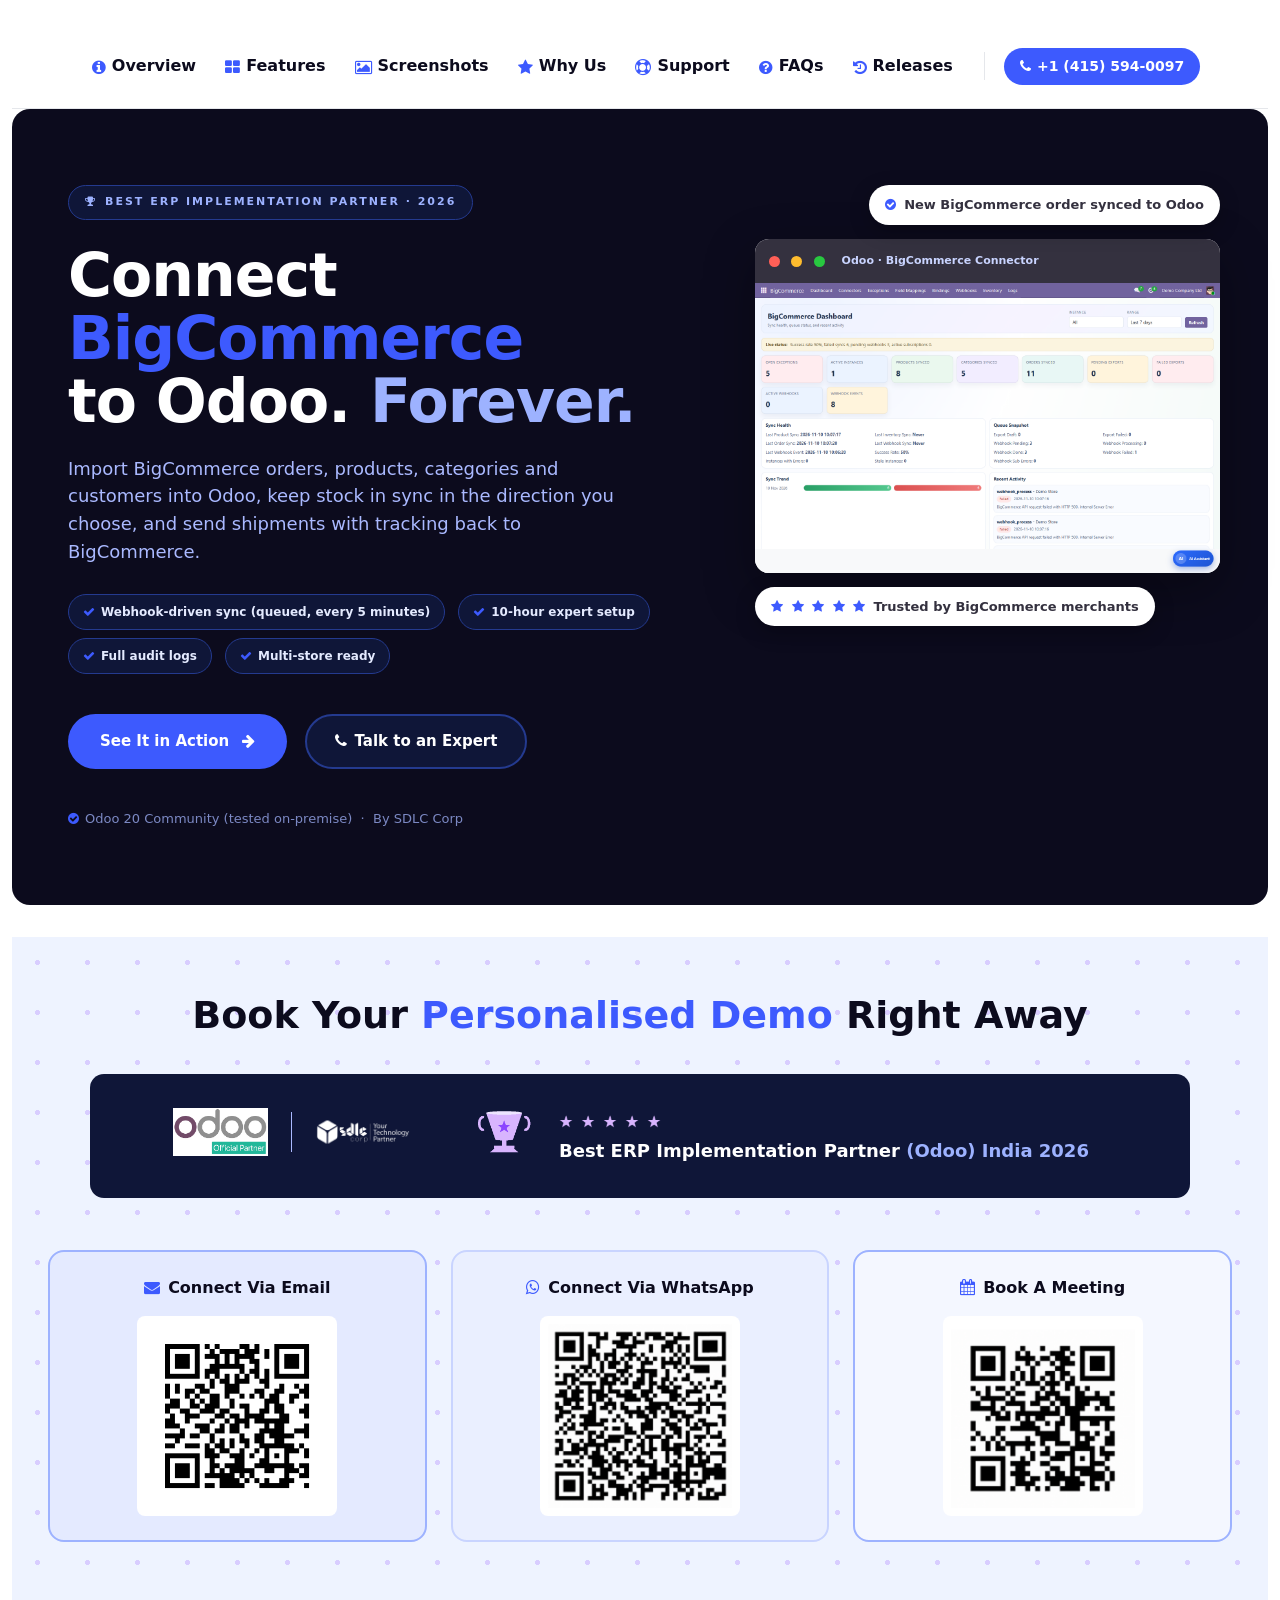
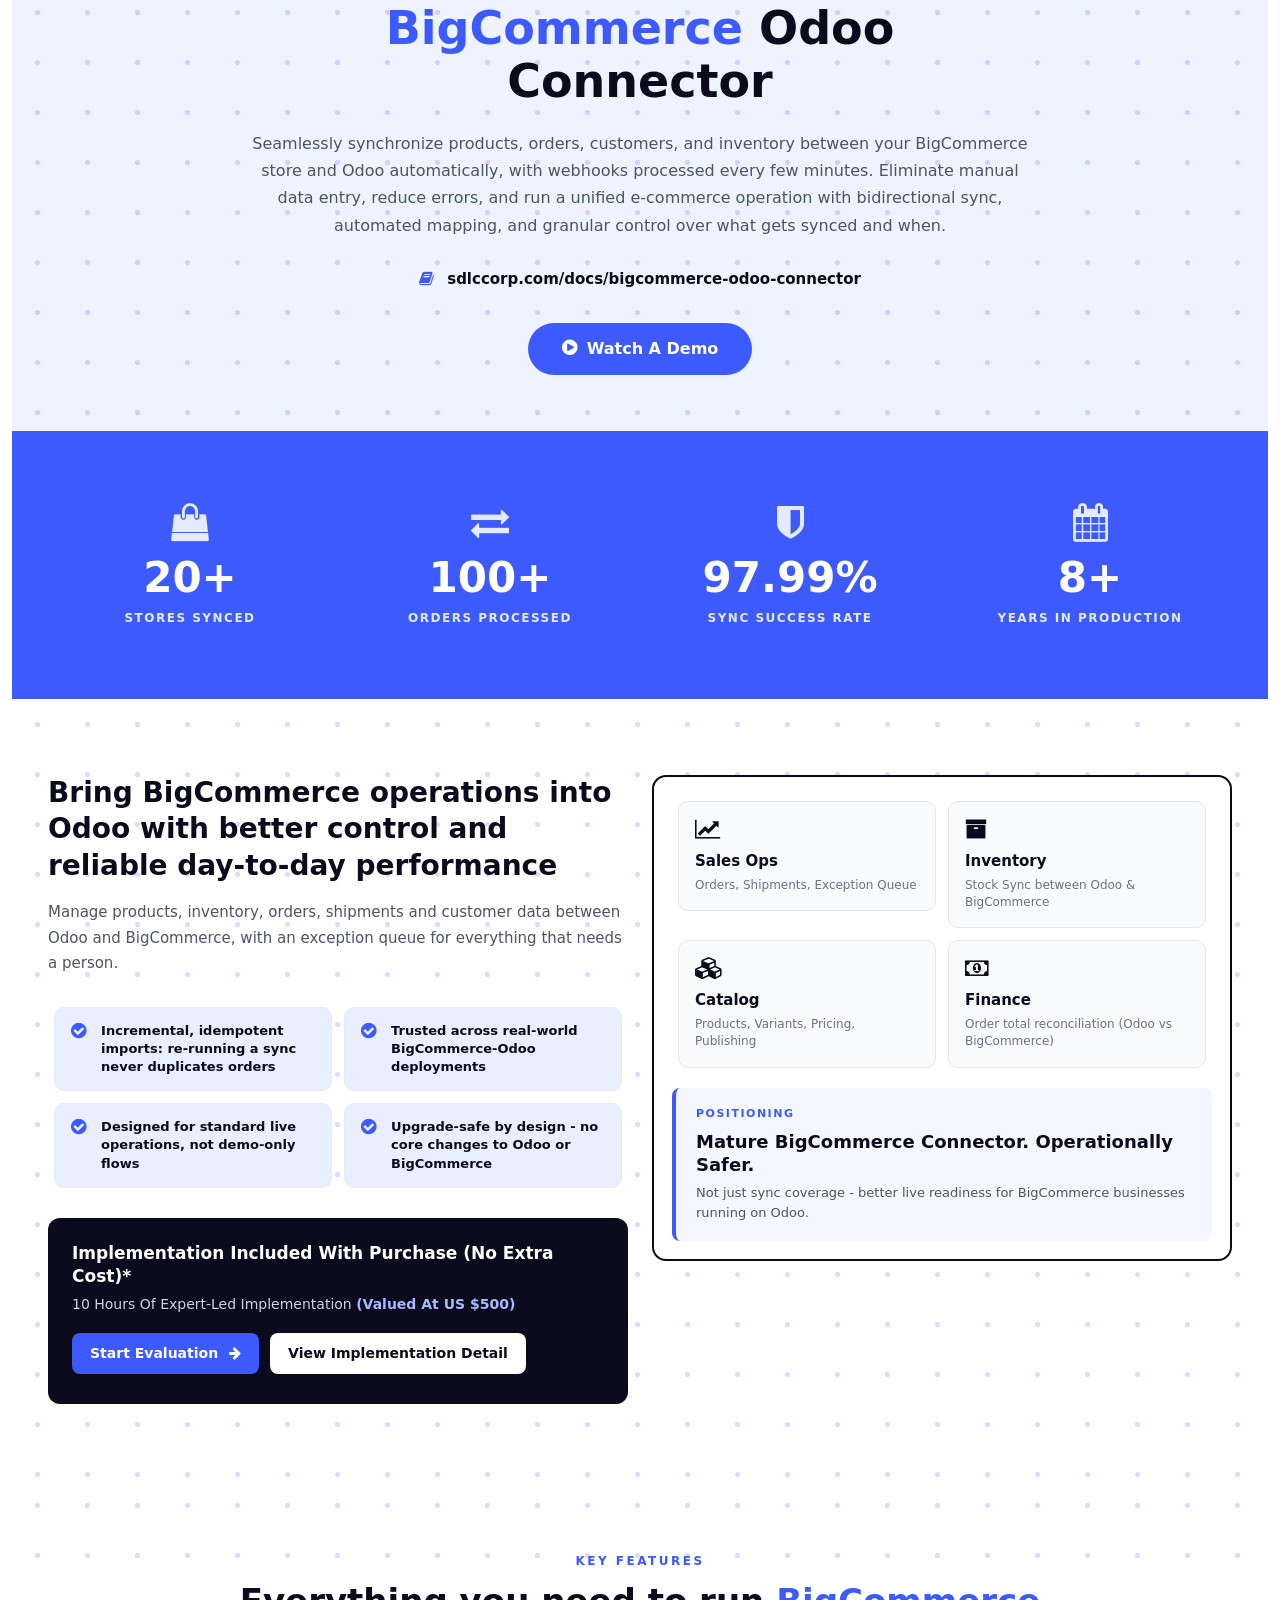
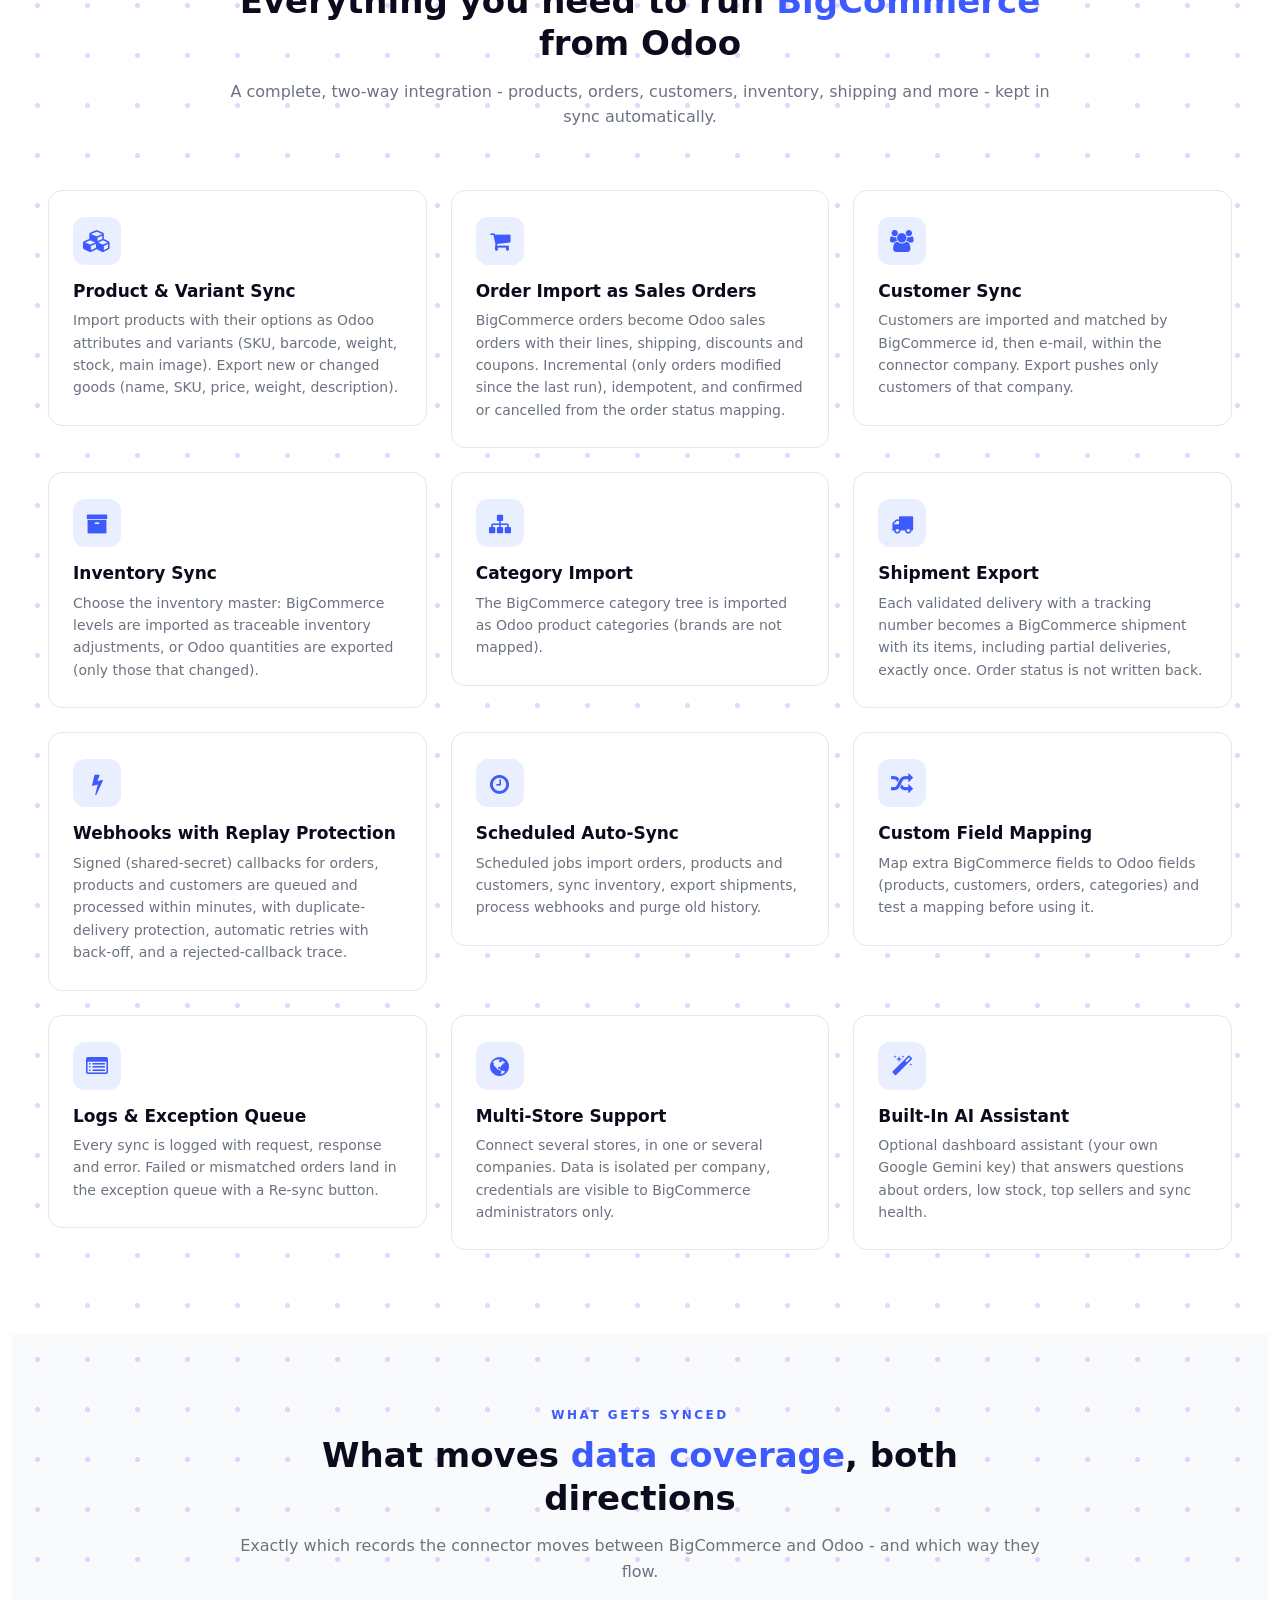
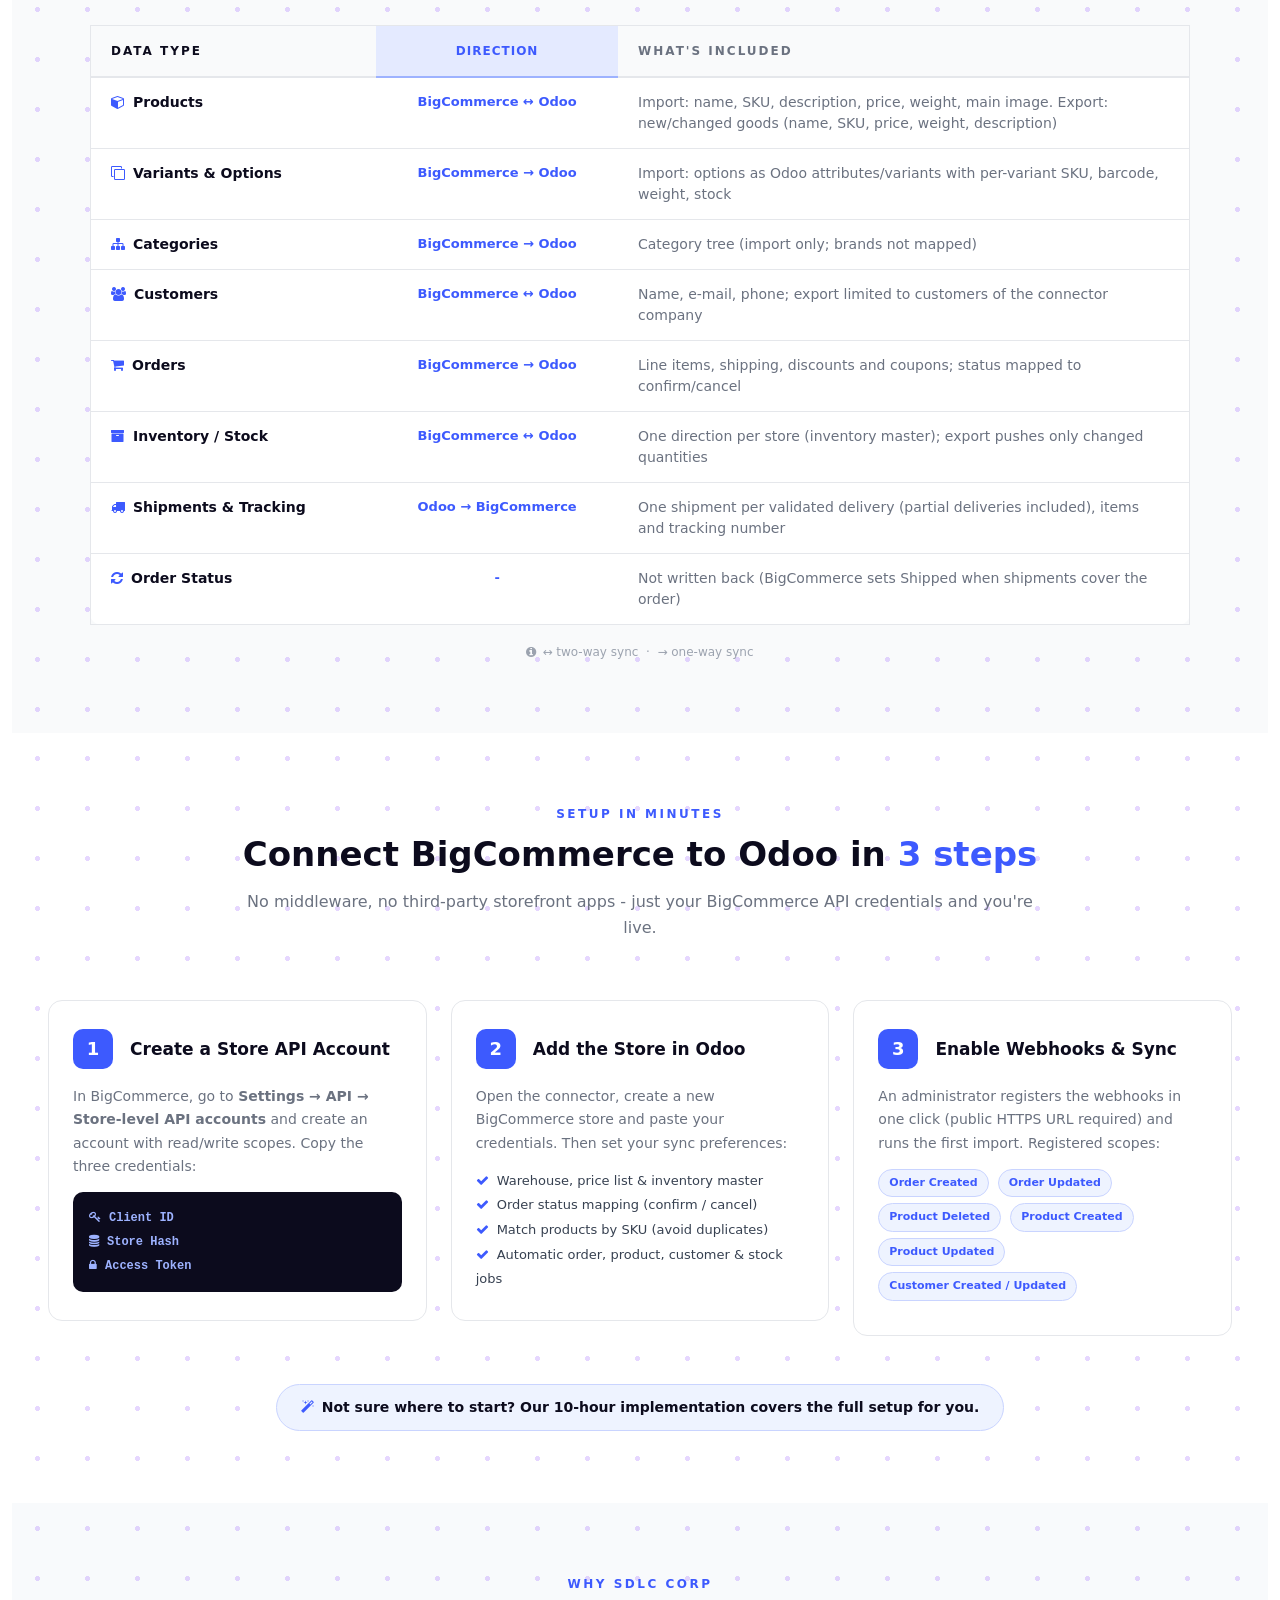
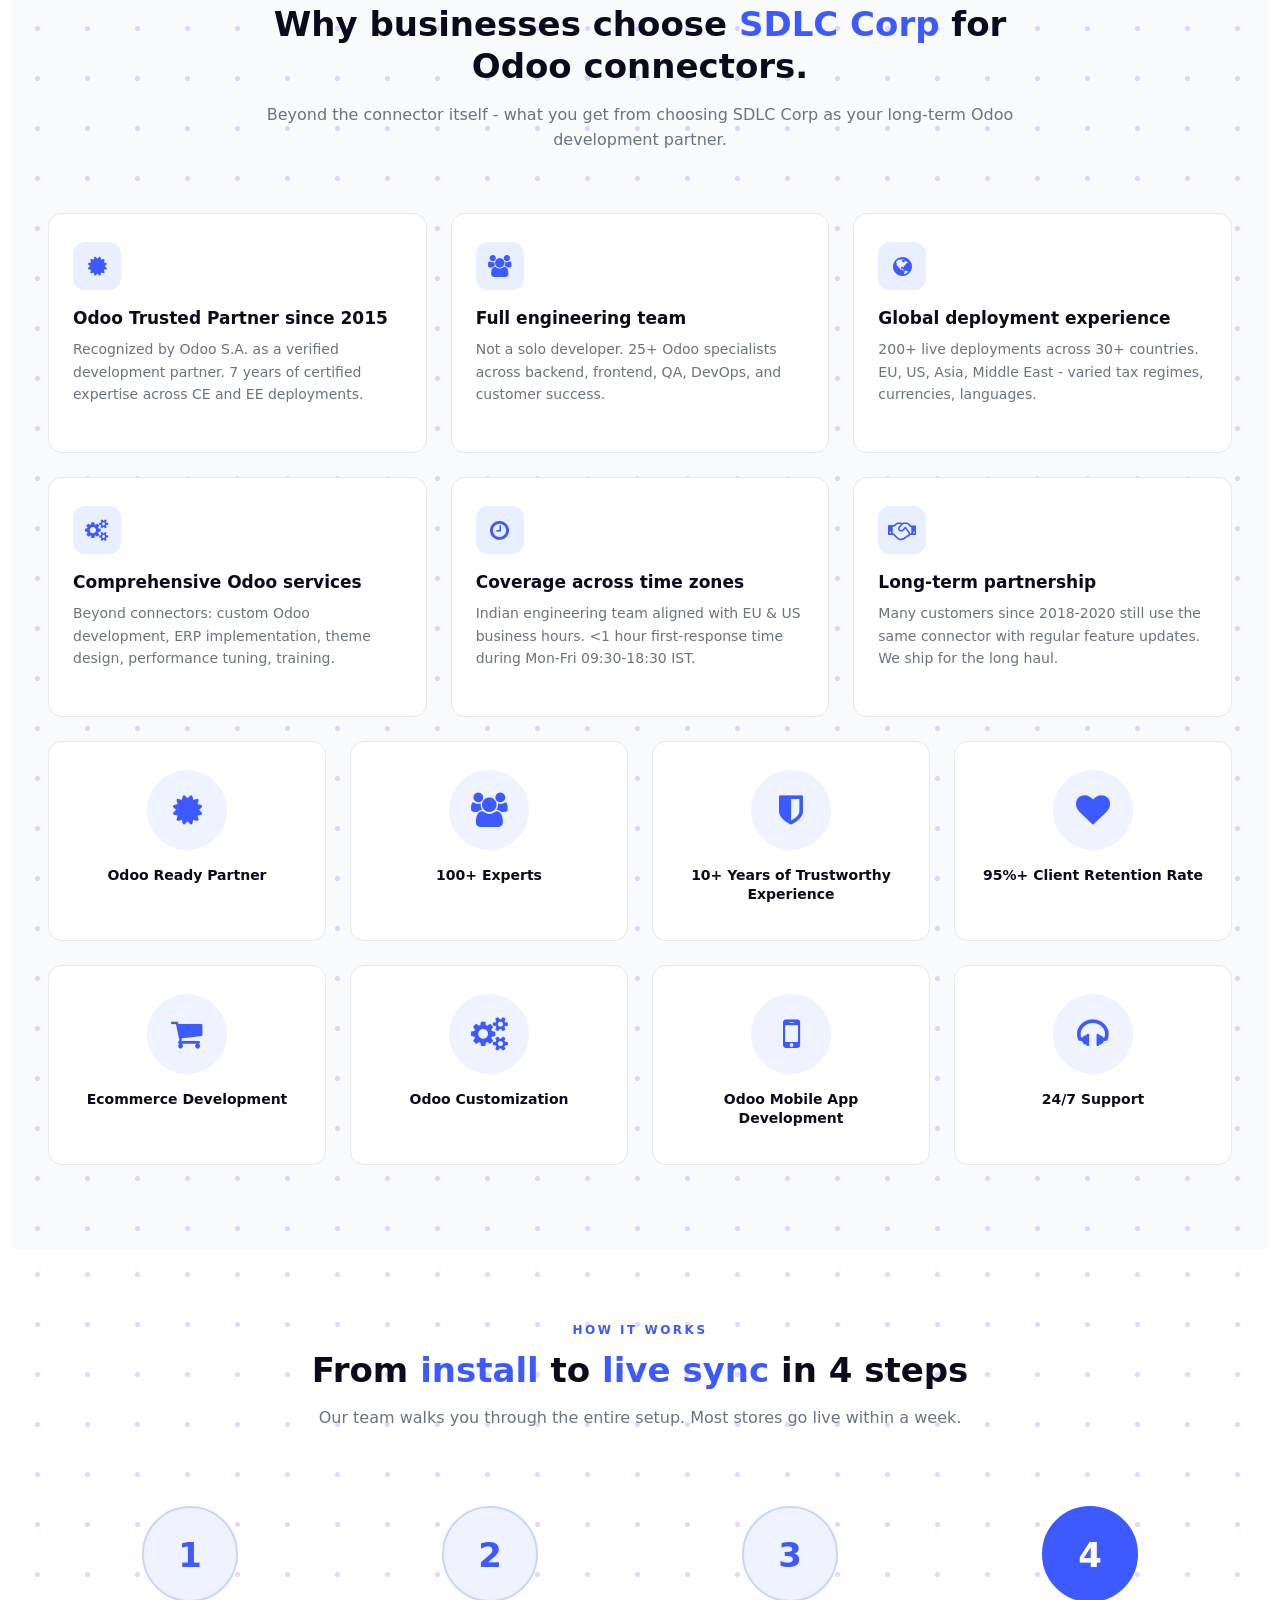
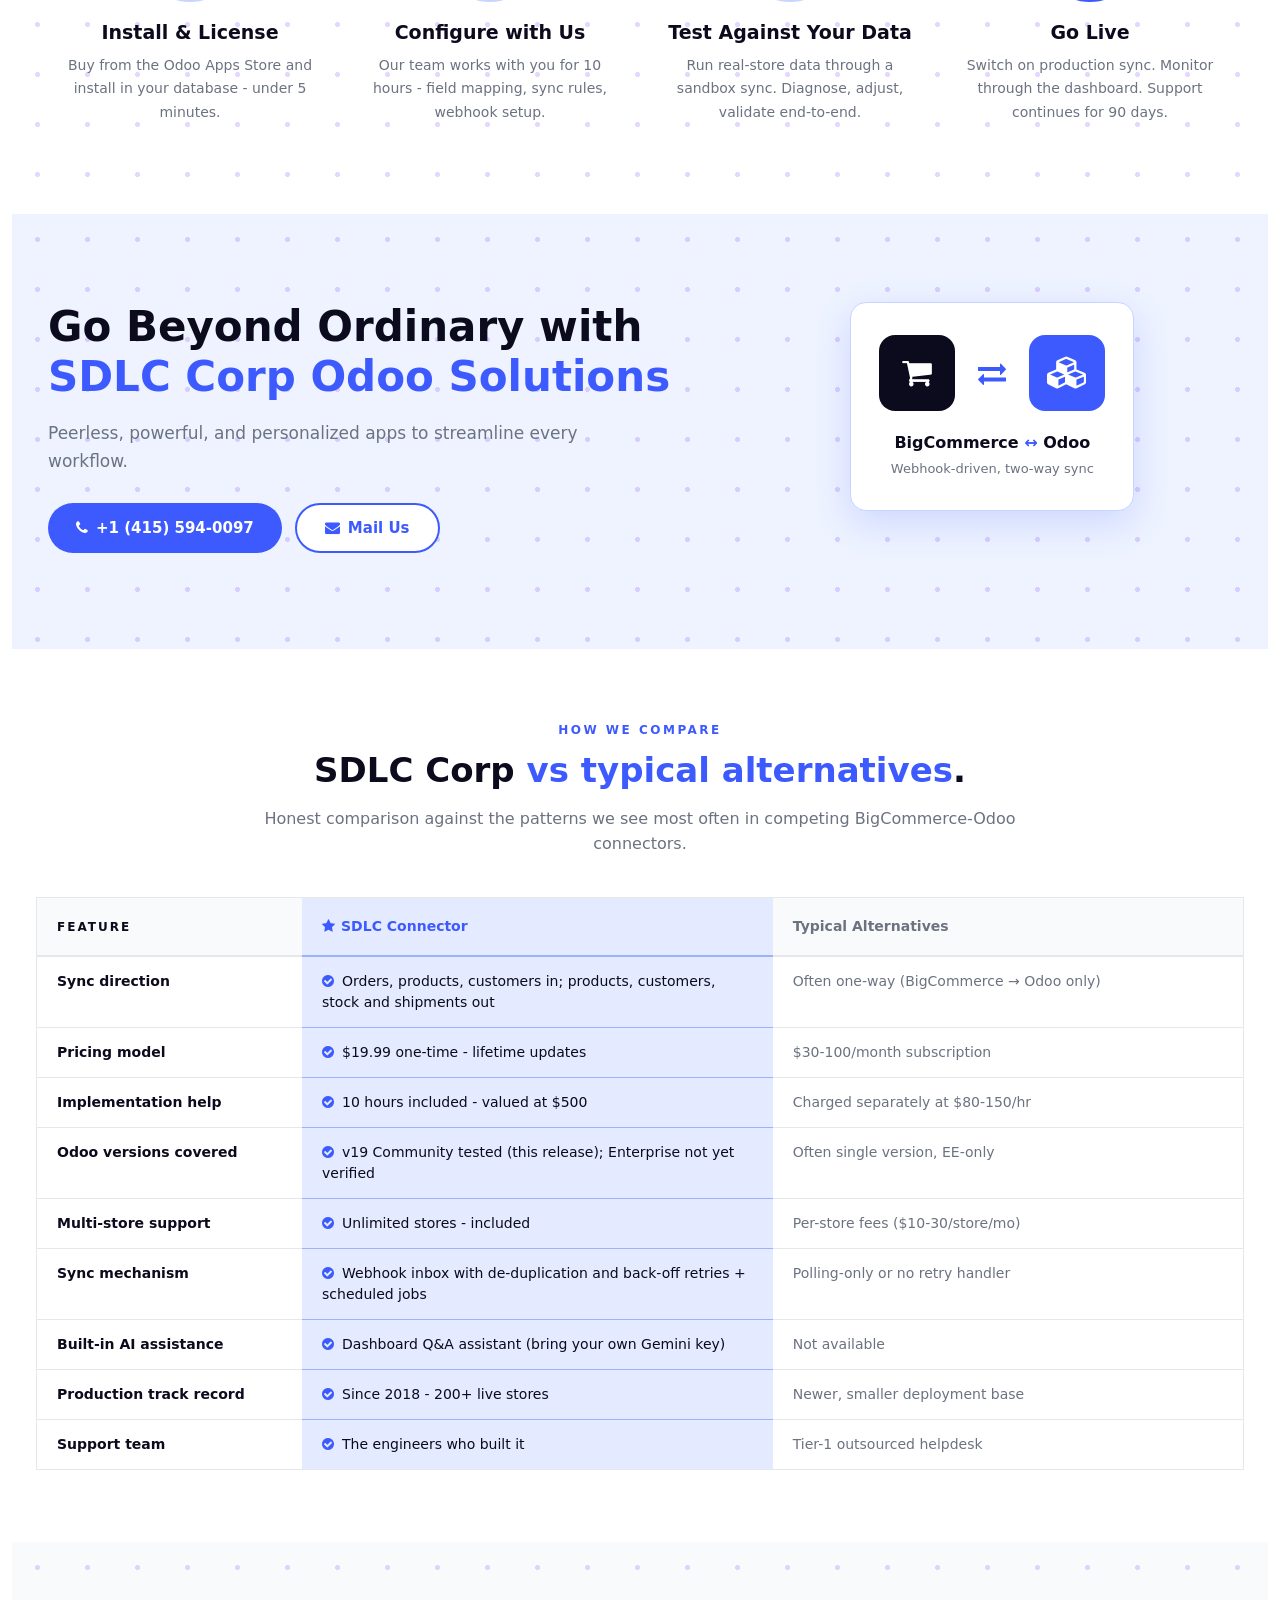
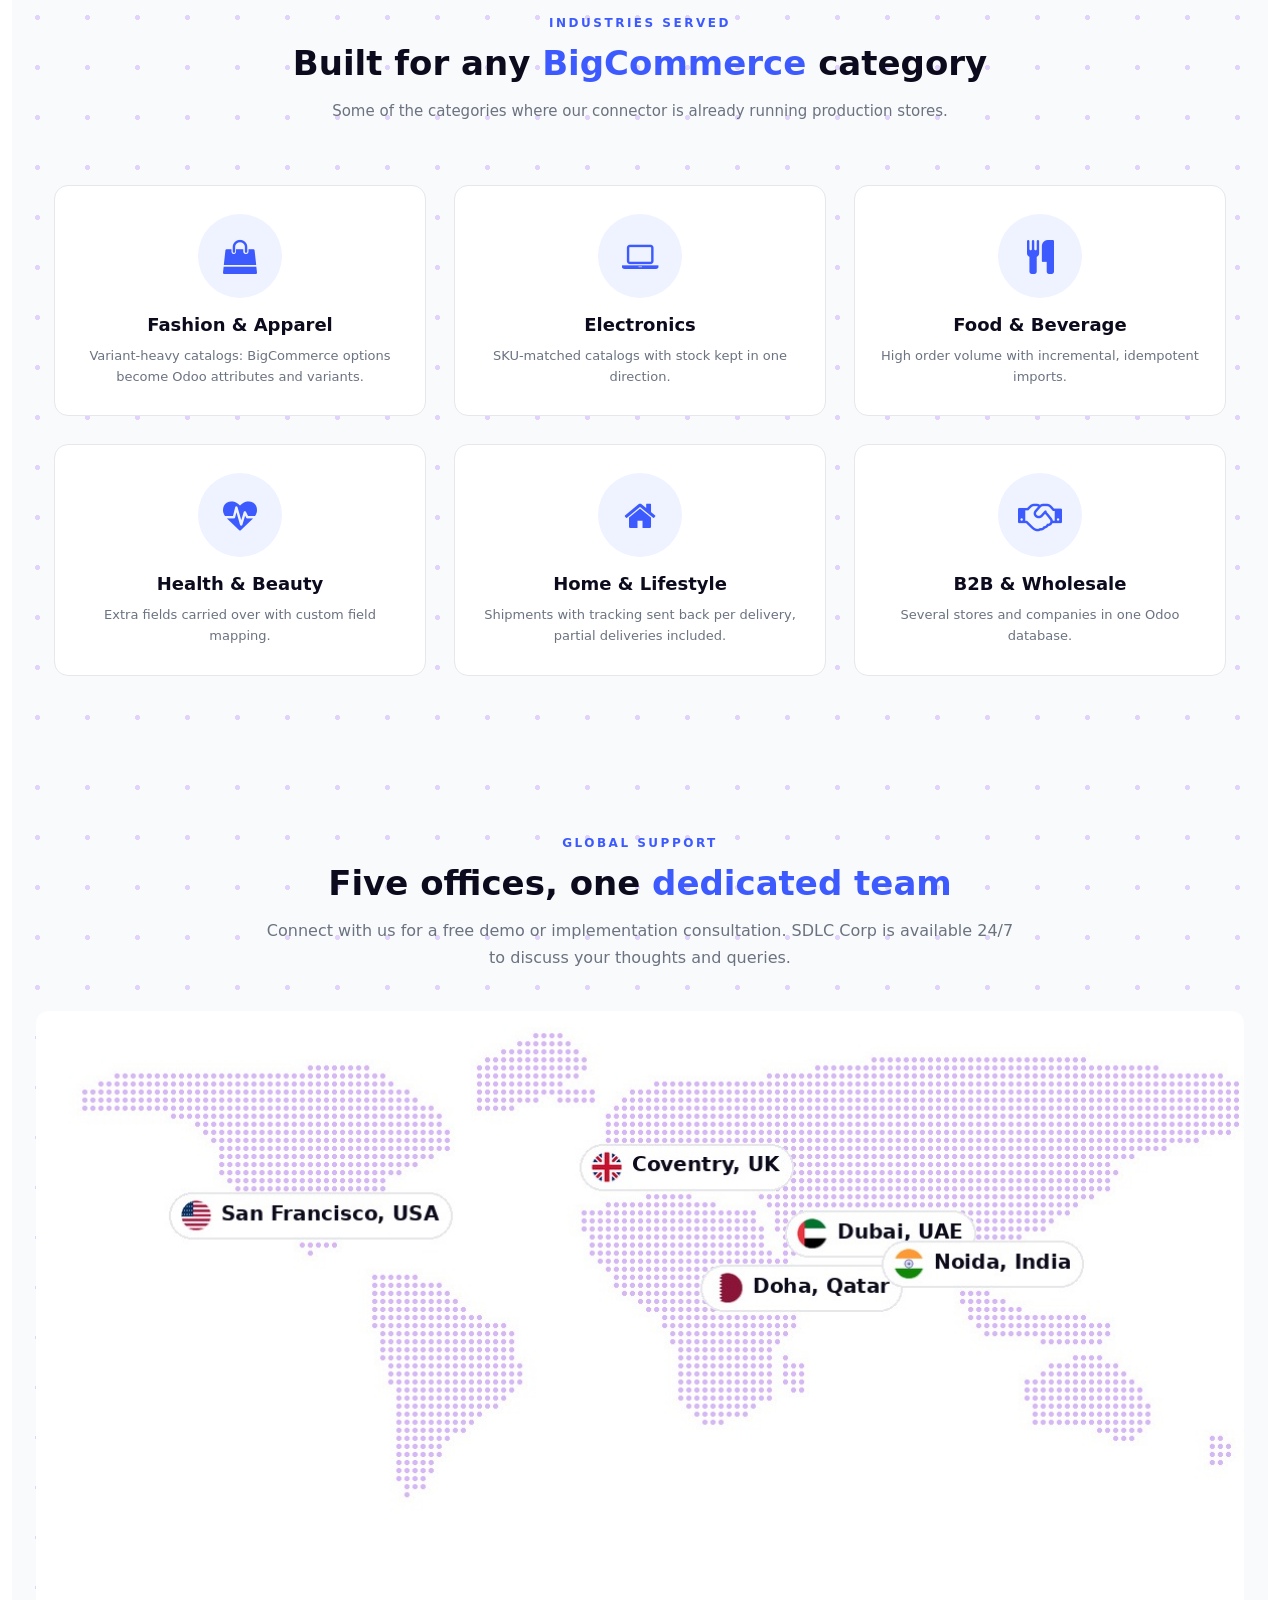
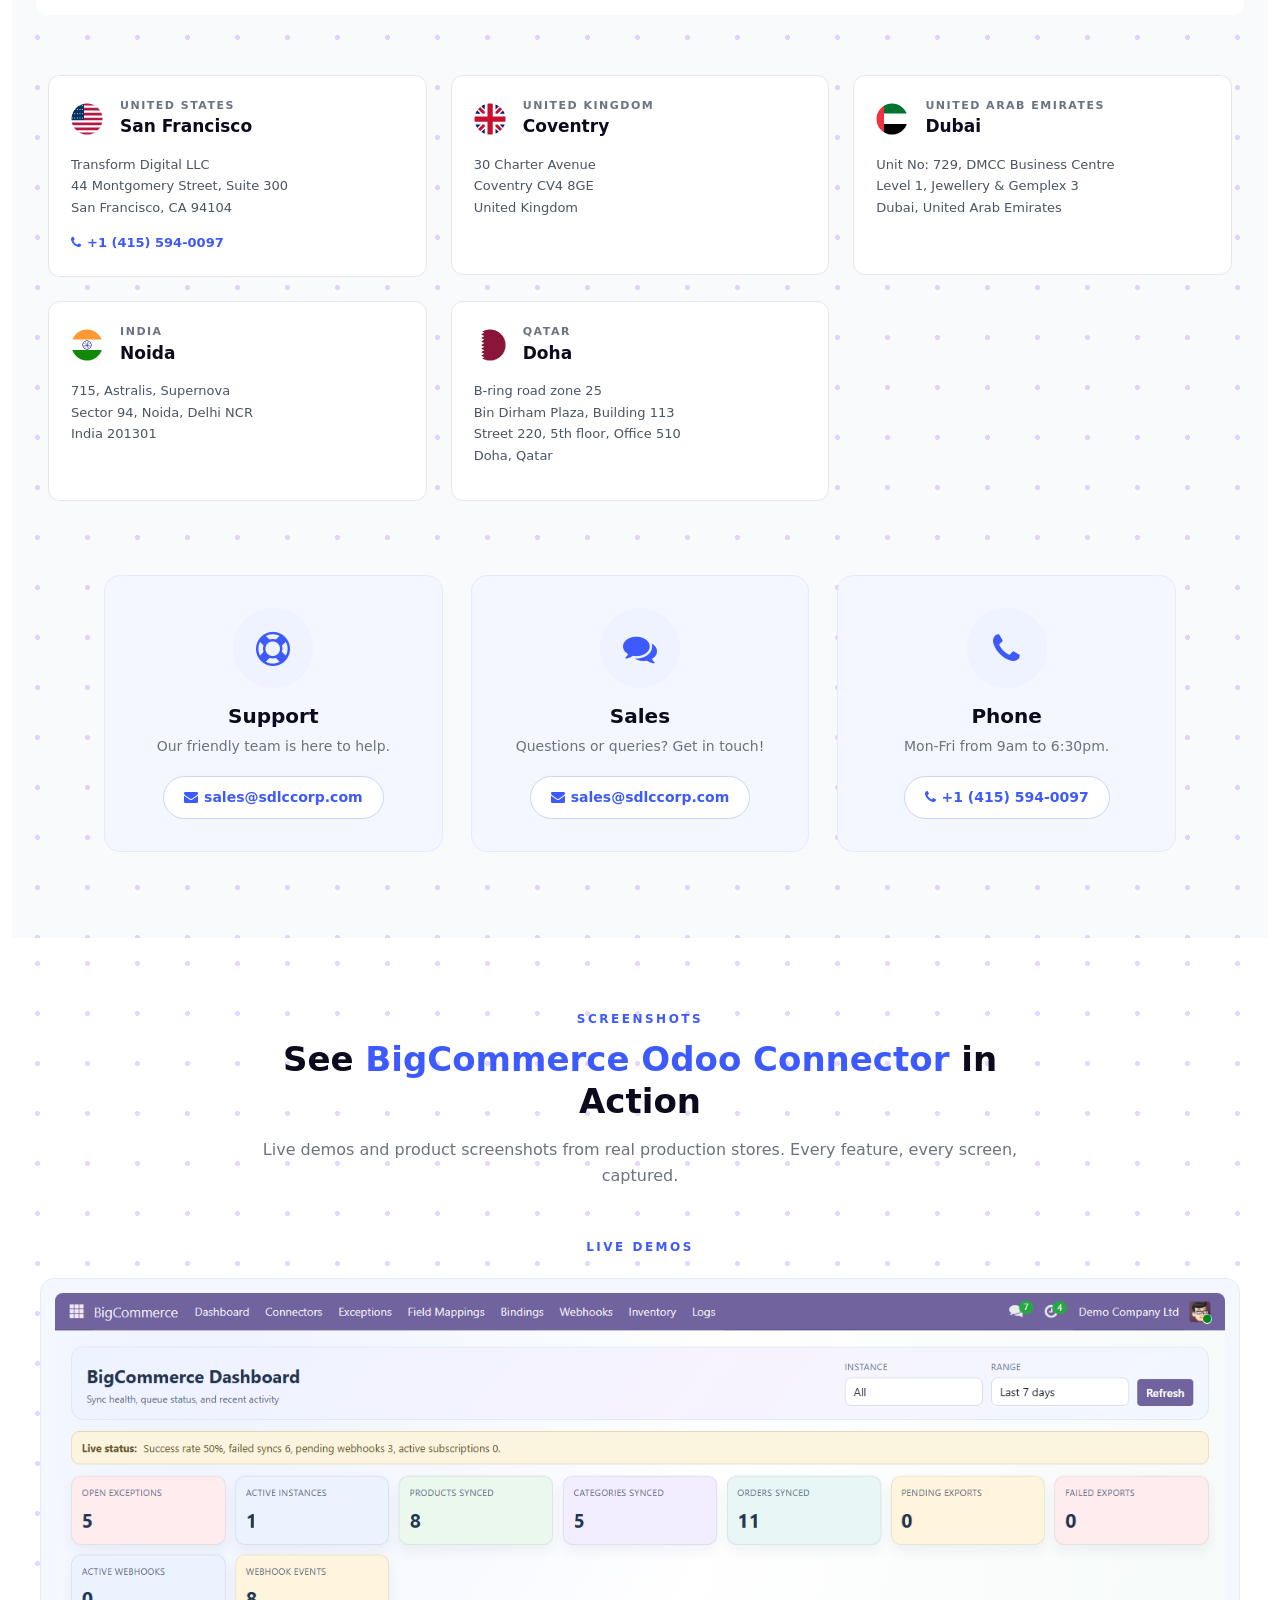
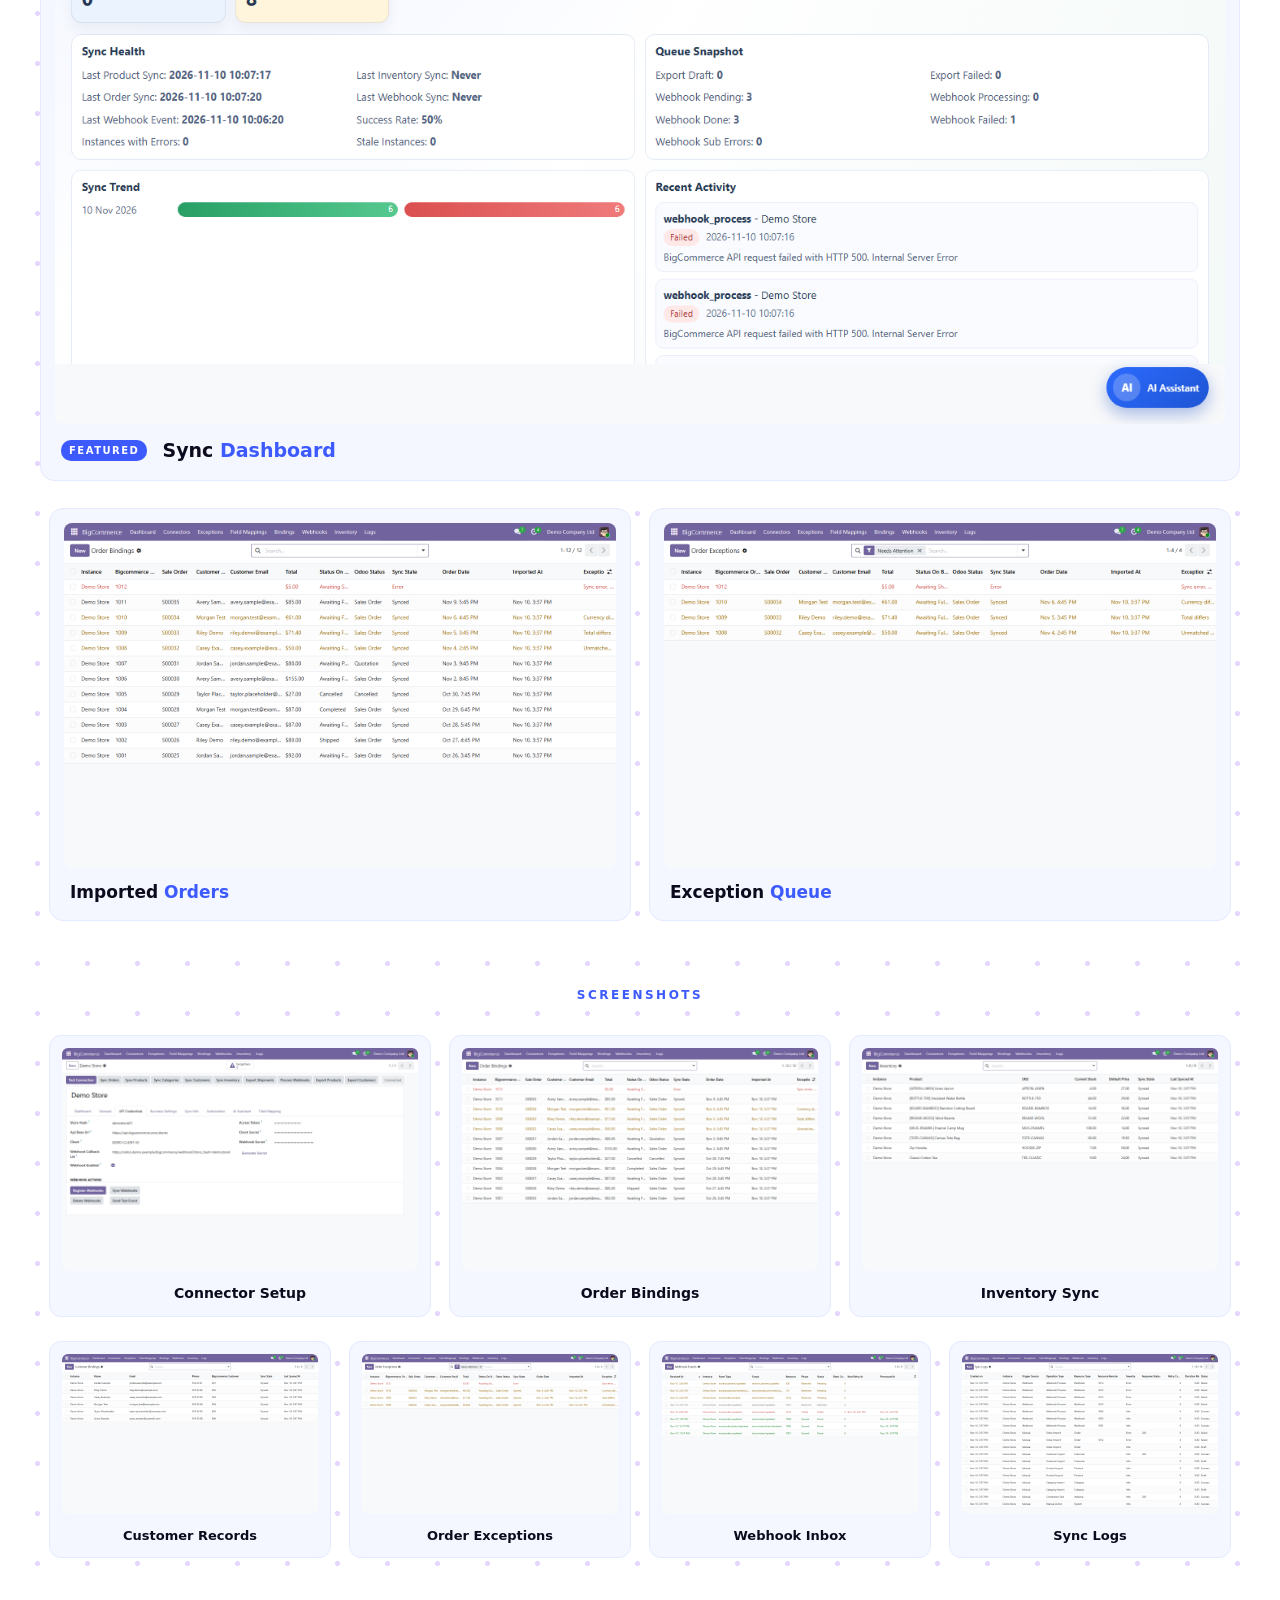
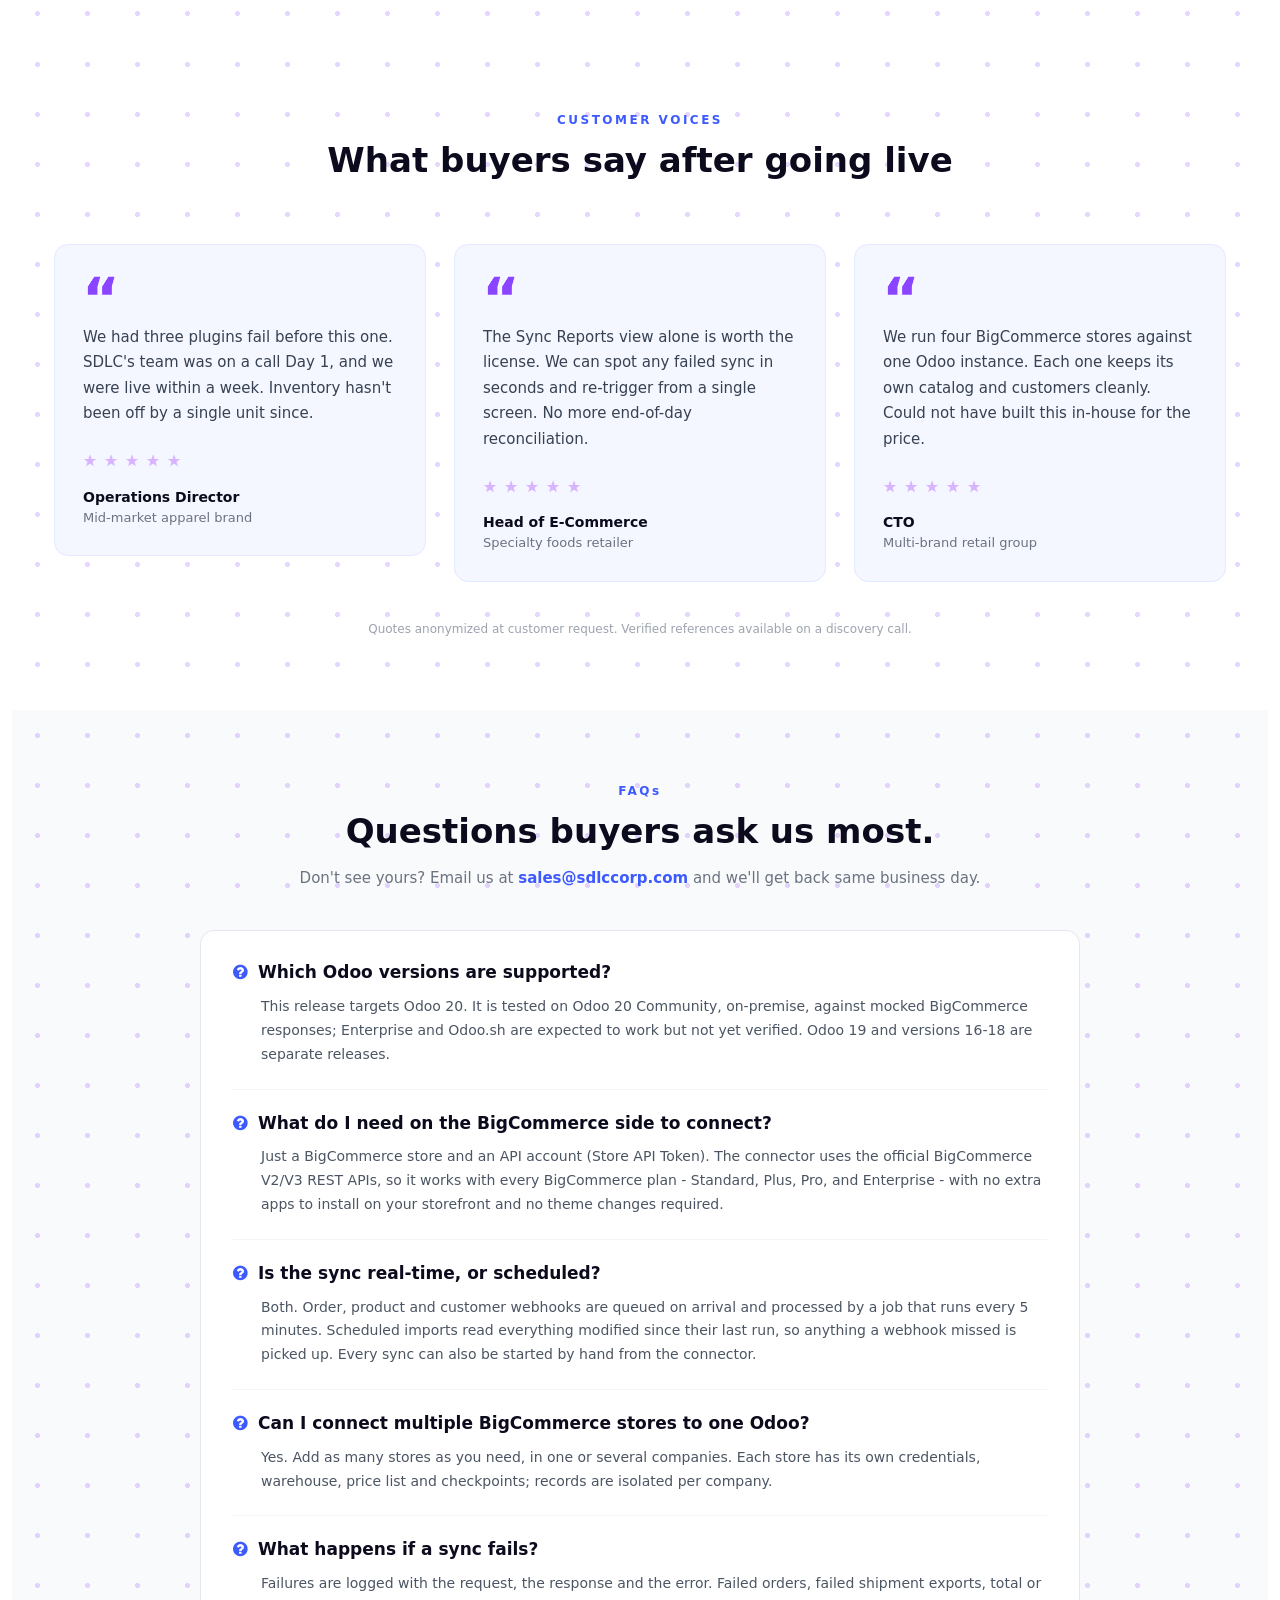
<file: bigcommerce_connector_sdlc/static/description/index.html>
<!DOCTYPE html>
<html lang="en">
<head>
    <meta charset="UTF-8">
    <meta name="viewport" content="width=device-width, initial-scale=1.0">
    <title>BigCommerce Odoo Connector</title>

    <!-- LOCAL PREVIEW ONLY - Odoo's sanitizer strips <head>, <link>, <meta> on upload.
         Bootstrap 4 + Font Awesome 4 are preloaded by Odoo on apps.odoo.com. -->
    <link rel="stylesheet" href="assets/bootstrap/css/bootstrap.min.css">

    <!-- Optional: uncomment ONLY for local icon preview (FA4 CDN). Strip before upload. -->
    <link rel="stylesheet" href="https://cdnjs.cloudflare.com/ajax/libs/font-awesome/4.7.0/css/font-awesome.min.css">
</head>

<body>

<!--
  ===========================================================================
  Odoo Apps Store - Module Description Page
  Path: static/description/index.html
  ===========================================================================
-->

<div class="container" style="max-width: 1800px; padding-top: 24px; padding-bottom: 24px;">

  <!-- ============================================================
       SECTION 1: HERO
       ============================================================ -->

  <!-- ===== Top header strip - single centered row (all items grouped together) ===== -->
  <div style="background-color: #ffffff; border-bottom: 1px solid #e5e7eb; padding: 16px 20px">
    <div class="text-center" style="padding: 6px 0;">

      <a href="#overview" style="display: inline-block; color: #0c0b1d; font-weight: 600; padding: 8px 12px; text-decoration: none; font-size: 16px; vertical-align: middle;">
        <i class="fa fa-info-circle" style="vertical-align: middle; margin-right: 6px; color: #3d5afe;"></i>Overview
      </a>
      <a href="#key-features" style="display: inline-block; color: #0c0b1d; font-weight: 600; padding: 8px 12px; text-decoration: none; font-size: 16px; vertical-align: middle;">
        <i class="fa fa-th-large" style="vertical-align: middle; margin-right: 6px; color: #3d5afe;"></i>Features
      </a>
      <a href="#features" style="display: inline-block; color: #0c0b1d; font-weight: 600; padding: 8px 12px; text-decoration: none; font-size: 16px; vertical-align: middle;">
        <i class="fa fa-image" style="vertical-align: middle; margin-right: 6px; color: #3d5afe;"></i>Screenshots
      </a>
      <a href="#why-us" style="display: inline-block; color: #0c0b1d; font-weight: 600; padding: 8px 12px; text-decoration: none; font-size: 16px; vertical-align: middle;">
        <i class="fa fa-star" style="vertical-align: middle; margin-right: 6px; color: #3d5afe;"></i>Why Us
      </a>
      <a href="#support" style="display: inline-block; color: #0c0b1d; font-weight: 600; padding: 8px 12px; text-decoration: none; font-size: 16px; vertical-align: middle;">
        <i class="fa fa-life-ring" style="vertical-align: middle; margin-right: 6px; color: #3d5afe;"></i>Support
      </a>
      <a href="#faqs" style="display: inline-block; color: #0c0b1d; font-weight: 600; padding: 8px 12px; text-decoration: none; font-size: 16px; vertical-align: middle;">
        <i class="fa fa-question-circle" style="vertical-align: middle; margin-right: 6px; color: #3d5afe;"></i>FAQs
      </a>
      <a href="#releases" style="display: inline-block; color: #0c0b1d; font-weight: 600; padding: 8px 12px; text-decoration: none; font-size: 16px; vertical-align: middle;">
        <i class="fa fa-history" style="vertical-align: middle; margin-right: 6px; color: #3d5afe;"></i>Releases
      </a>

      <!-- Subtle divider between nav links and CTA -->
      <span style="display: inline-block; width: 1px; height: 28px; background-color: #e5e7eb; vertical-align: middle; margin: 0 14px;"></span>

      <a href="tel:+14155940097" style="display: inline-block; background-color: #3d5afe; color: #ffffff; padding: 8px 16px; border-radius: 30px; font-weight: 700; text-decoration: none; font-size: 14px; vertical-align: middle;">
        <i class="fa fa-phone" style="margin-right: 6px;"></i>+1 (415) 594-0097
      </a>

    </div>
  </div>

  <!-- ============================================================
       NEW HERO SECTION - premium composition
       Left: typography hierarchy with eyebrow + huge headline +
             subtitle + feature pills + CTAs + trust footer.
       Right: vertical stack of 3 composed PNG elements
             (notification badge + dashboard mockup + rating badge).

       FILES NEEDED in description folder:
         - hero_notif.png      (320x90 - top notification badge)
         - hero_dashboard.png  (720x540 - main dashboard mockup)
         - hero_rating.png     (320x90 - bottom rating badge)
         - trophy.png, star.png  (already in folder)

       PLACEHOLDERS / VERIFY:
         - Trust numbers (5.0, 200+, 8+ years)
         - Feature pills - adjust to match your real differentiators
         - Headline copy

       All CSS used here is empirically confirmed-working on your Odoo
       render. No gradients, no position:absolute, no shorthand bg.
       ============================================================ -->

  <div style="background-color: #0c0b1d; padding: 64px 32px; border-radius: 18px; margin-bottom: 32px;">

    <div class="row" style="margin: 0;">

      <!-- ========== LEFT: typography ========== -->
      <div class="col-md-7" style="padding: 12px 24px;">

        <!-- Eyebrow award tag -->
        <div style="margin-bottom: 24px;">
          <span style="display: inline-block; background-color: #0f1638; color: #9db2ff; padding: 8px 16px; border-radius: 30px; font-size: 11px; font-weight: 800; letter-spacing: 2px; border: 1px solid #243a8f;">
            <i class="fa fa-trophy" style="margin-right: 8px; color: #9db2ff;"></i>BEST ERP IMPLEMENTATION PARTNER &middot; 2026
          </span>
        </div>

        <!-- Massive headline -->
        <h1 style="font-size: 60px; font-weight: 800; color: #ffffff; margin: 0 0 22px 0; line-height: 1.05; letter-spacing: -1px;">
          Connect <span style="color: #3d5afe;">BigCommerce</span><br/>
          to Odoo. <span style="color: #9db2ff;">Forever.</span>
        </h1>

        <!-- Subtitle -->
        <p style="font-size: 18px; color: #aab9ff; line-height: 1.55; margin: 0 0 28px 0; max-width: 580px;">
          Import BigCommerce orders, products, categories and customers into Odoo, keep stock in sync in the direction you choose, and send shipments with tracking back to BigCommerce.
        </p>

        <!-- Feature pills (4 quick differentiators) -->
        <div style="margin-bottom: 32px;">
          <span style="display: inline-block; background-color: #0f1638; color: #e4eaff; padding: 8px 14px; border-radius: 30px; font-size: 12px; font-weight: 700; margin-right: 8px; margin-bottom: 8px; border: 1px solid #243a8f;">
            <i class="fa fa-check" style="margin-right: 6px; color: #3d5afe;"></i>Webhook-driven sync (queued, every 5 minutes)
          </span>
          <span style="display: inline-block; background-color: #0f1638; color: #e4eaff; padding: 8px 14px; border-radius: 30px; font-size: 12px; font-weight: 700; margin-right: 8px; margin-bottom: 8px; border: 1px solid #243a8f;">
            <i class="fa fa-check" style="margin-right: 6px; color: #3d5afe;"></i>10-hour expert setup
          </span>
          <span style="display: inline-block; background-color: #0f1638; color: #e4eaff; padding: 8px 14px; border-radius: 30px; font-size: 12px; font-weight: 700; margin-right: 8px; margin-bottom: 8px; border: 1px solid #243a8f;">
            <i class="fa fa-check" style="margin-right: 6px; color: #3d5afe;"></i>Full audit logs
          </span>
          <span style="display: inline-block; background-color: #0f1638; color: #e4eaff; padding: 8px 14px; border-radius: 30px; font-size: 12px; font-weight: 700; margin-right: 8px; margin-bottom: 8px; border: 1px solid #243a8f;">
            <i class="fa fa-check" style="margin-right: 6px; color: #3d5afe;"></i>Multi-store ready
          </span>
        </div>

        <!-- CTAs -->
        <div style="margin-bottom: 28px;">
          <a href="#features" style="display: inline-block; background-color: #3d5afe; color: #ffffff; padding: 16px 32px; border-radius: 30px; font-weight: 700; text-decoration: none; font-size: 15px; margin-right: 12px; margin-bottom: 12px;">
            See It in Action <i class="fa fa-arrow-right" style="margin-left: 8px;"></i>
          </a>
          <a href="tel:+14155940097" style="display: inline-block; background-color: #0f1638; color: #ffffff; padding: 14px 28px; border-radius: 30px; font-weight: 700; text-decoration: none; font-size: 15px; border: 2px solid #243a8f; margin-bottom: 12px;">
            <i class="fa fa-phone" style="margin-right: 8px;"></i>Talk to an Expert
          </a>
        </div>

        <!-- Trust footer line (tech-trust complement to brand-trust eyebrow) -->
        <div style="color: #7c89c4; font-size: 13px; line-height: 1.55;">
          <i class="fa fa-check-circle" style="margin-right: 6px; color: #3d5afe;"></i>Odoo 20 Community (tested on-premise) &nbsp;&middot;&nbsp; By SDLC Corp
        </div>

      </div>

      <!-- ========== RIGHT: real product screenshot in a branded frame ========== -->
      <div class="col-md-5" style="padding: 12px 16px;">

        <!-- Top: "order synced" notification pill (CSS, on-brand) -->
        <div style="text-align: right; margin-bottom: 14px;">
          <span style="display: inline-block; background-color: #ffffff; color: #34313F; padding: 10px 16px; border-radius: 30px; font-size: 13px; font-weight: 700; box-shadow: 0 6px 20px rgba(0,0,0,0.25);">
            <i class="fa fa-check-circle" style="color: #3d5afe; margin-right: 8px;"></i>New BigCommerce order synced to Odoo
          </span>
        </div>

        <!-- Center: real dashboard screenshot in a browser-style frame -->
        <div style="background-color: #ffffff; border-radius: 14px; padding: 0; overflow: hidden; box-shadow: 0 18px 50px rgba(0,0,0,0.35);">
          <div style="background-color: #34313F; padding: 10px 14px;">
            <span style="display: inline-block; width: 11px; height: 11px; background-color: #ff5f57; border-radius: 50%; margin-right: 6px; vertical-align: middle;"></span>
            <span style="display: inline-block; width: 11px; height: 11px; background-color: #febc2e; border-radius: 50%; margin-right: 6px; vertical-align: middle;"></span>
            <span style="display: inline-block; width: 11px; height: 11px; background-color: #28c840; border-radius: 50%; vertical-align: middle;"></span>
            <span style="color: #c9d4ff; font-size: 11px; font-weight: 600; margin-left: 12px; vertical-align: middle;">Odoo &middot; BigCommerce Connector</span>
          </div>
          <img src="Dashboard.png" alt="BigCommerce Odoo sync dashboard" style="width: 100%; height: auto; display: block;"/>
        </div>

        <!-- Bottom: rating pill (CSS, on-brand) -->
        <div style="text-align: left; margin-top: 14px;">
          <span style="display: inline-block; background-color: #ffffff; color: #34313F; padding: 10px 16px; border-radius: 30px; font-size: 13px; font-weight: 700; box-shadow: 0 6px 20px rgba(0,0,0,0.25);">
            <i class="fa fa-star" style="color: #3d5afe; margin-right: 4px;"></i>
            <i class="fa fa-star" style="color: #3d5afe; margin-right: 4px;"></i>
            <i class="fa fa-star" style="color: #3d5afe; margin-right: 4px;"></i>
            <i class="fa fa-star" style="color: #3d5afe; margin-right: 4px;"></i>
            <i class="fa fa-star" style="color: #3d5afe; margin-right: 8px;"></i>Trusted by BigCommerce merchants
          </span>
        </div>

      </div>

    </div>

  </div>


  <!-- ===== Demo CTA hero zone ===== -->
  
  <div id="overview" style="background-color: #eef3ff; padding: 56px 24px; scroll-margin-top: 120px;  background-image: url(pattern_dots.png); background-repeat: repeat;">

    <div class="text-center" style="margin-bottom: 36px;">
      <h2 style="font-size: 38px; font-weight: 800; color: #0c0b1d; margin: 0; line-height: 1.2;">
        Book Your <span style="color: #3d5afe;">Personalised Demo</span> Right Away
      </h2>
    </div>

    <!-- ===== Award banner - sparkles removed (position:absolute stripped on Odoo);
                            using HTML height="48" on logos (max-height stripped on <img>) ===== -->
    <div style="margin: 0 auto 40px auto; max-width: 1100px; background-color: #0f1638; border-radius: 14px; padding: 26px 28px">
      <div class="row" style="margin: 0;">

        <!-- Left: paired logos -->
        <div class="col-md-4 text-center" style="padding: 8px 6px;">
          <img src="odoo_partner.png" alt="Odoo Partner" height="48" style="vertical-align: middle;"/>
          <span style="display: inline-block; width: 1px; height: 40px; background-color: #aab9ff; vertical-align: middle; margin: 0 18px;"></span>
          <img src="SDLC Corp.png.png" alt="SDLC Corp" height="48" style="vertical-align: middle;"/>
        </div>

        <!-- Right: trophy + stars + headline -->
        <div class="col-md-8" style="padding: 4px 6px;">
          <img src="trophy.png" alt="" height="64" style="vertical-align: middle; margin-right: 18px;"/>
          <div style="display: inline-block; vertical-align: middle;">
            <!-- 5 star row -->
            <div style="margin-bottom: 6px;">
              <img src="star.png" alt="" height="14" style="margin-right: 3px;"/>
              <img src="star.png" alt="" height="14" style="margin-right: 3px;"/>
              <img src="star.png" alt="" height="14" style="margin-right: 3px;"/>
              <img src="star.png" alt="" height="14" style="margin-right: 3px;"/>
              <img src="star.png" alt="" height="14"/>
            </div>
            <!-- Title text -->
            <div style="color: #ffffff; font-weight: 700; font-size: 18px; line-height: 1.35;">
              Best ERP Implementation Partner <span style="color: #9db2ff;">(Odoo) India 2026</span>
            </div>
          </div>
        </div>

      </div>
    </div>

    <div class="row" style="max-width: 1600px; margin: 0 auto 48px auto;">

      <div class="col-md-4" style="padding: 12px;">
        <div style="background-color: #e4eaff; border-radius: 16px; padding: 24px; text-align: center; border: 2px solid #9db2ff">
          <div style="margin-bottom: 16px; font-weight: 700; color: #0c0b1d; font-size: 16px;">
            <i class="fa fa-envelope" style="color: #3d5afe; margin-right: 8px;"></i>Connect Via Email
          </div>
          <img src="sdlccorp_contact_qr.png" alt="Email QR code" style="width: 100%; max-width: 200px; height: auto; background-color: #ffffff; padding: 8px; border-radius: 8px;"/>
        </div>
      </div>

      <div class="col-md-4" style="padding: 12px;">
        <div style="background-color: #eaefff; border-radius: 16px; padding: 24px; text-align: center; border: 2px solid #c9d4ff">
          <div style="margin-bottom: 16px; font-weight: 700; color: #0c0b1d; font-size: 16px;">
            <i class="fa fa-whatsapp" style="color: #3d5afe; margin-right: 8px;"></i>Connect Via WhatsApp
          </div>
          <img src="whats app.png" alt="WhatsApp QR code" style="width: 100%; max-width: 200px; height: auto; background-color: #ffffff; padding: 8px; border-radius: 8px;"/>
        </div>
      </div>

      <div class="col-md-4" style="padding: 12px;">
        <div style="background-color: #f4f7ff; border-radius: 16px; padding: 24px; text-align: center; border: 2px solid #9db2ff">
          <div style="margin-bottom: 16px; font-weight: 700; color: #0c0b1d; font-size: 16px;">
            <i class="fa fa-calendar" style="color: #3d5afe; margin-right: 8px;"></i>Book A Meeting
          </div>
          <img src="Meeting.png" alt="Meeting QR code" style="width: 100%; max-width: 200px; height: auto; background-color: #ffffff; padding: 8px; border-radius: 8px;"/>
        </div>
      </div>

    </div>

    <div class="text-center" style="max-width: 780px; margin: 0 auto;">
      <h2 style="font-size: 46px; font-weight: 800; color: #0c0b1d; margin: 0 0 22px 0; line-height: 1.15;">
        <span style="color: #3d5afe;">BigCommerce</span> Odoo Connector
      </h2>
      <p style="font-size: 16px; color: #4b5563; line-height: 1.7; margin: 0 0 28px 0;">
        Seamlessly synchronize products, orders, customers, and inventory between your BigCommerce store and Odoo automatically, with webhooks processed every few minutes. Eliminate manual data entry, reduce errors, and run a unified e-commerce operation with bidirectional sync, automated mapping, and granular control over what gets synced and when.
      </p>

      <div style="margin-bottom: 32px;">
        <i class="fa fa-book" style="color: #3d5afe; margin-right: 8px; font-size: 16px;"></i>
        <span style="color: #0c0b1d; font-weight: 600; font-size: 15px;">sdlccorp.com/docs/bigcommerce-odoo-connector</span>
      </div>

      <a href="https://www.youtube.com/watch?v=YOUTUBE_VIDEO_ID" style="display: inline-block; background-color: #3d5afe; color: #ffffff; padding: 14px 34px; border-radius: 30px; font-weight: 700; text-decoration: none; font-size: 16px;">
        <i class="fa fa-play-circle" style="margin-right: 10px; font-size: 18px;"></i>Watch A Demo
      </a>

    </div>

  </div>


  <!-- ============================================================
       NEW SECTION: STATS BAR - instant credibility numbers
       Sits right after the hero, before the overview.
       PLACEHOLDERS: replace stat values with your real numbers.
       ============================================================ -->

  <div style="background-color: #3d5afe; padding: 56px 24px;">
    <div class="row" style="max-width: 1200px; margin: 0 auto;">

      <div class="col-md-3 text-center" style="padding: 16px;">
        <i class="fa fa-shopping-bag" style="font-size: 38px; color: #e4eaff; margin-bottom: 14px;"></i>
        <div style="font-size: 42px; font-weight: 800; color: #ffffff; line-height: 1.1;">20+</div>
        <div style="color: #e4eaff; font-size: 12px; font-weight: 700; letter-spacing: 1.5px; margin-top: 8px;">STORES SYNCED</div>
      </div>

      <div class="col-md-3 text-center" style="padding: 16px;">
        <i class="fa fa-exchange" style="font-size: 38px; color: #e4eaff; margin-bottom: 14px;"></i>
        <div style="font-size: 42px; font-weight: 800; color: #ffffff; line-height: 1.1;">100+</div>
        <div style="color: #e4eaff; font-size: 12px; font-weight: 700; letter-spacing: 1.5px; margin-top: 8px;">ORDERS PROCESSED</div>
      </div>

      <div class="col-md-3 text-center" style="padding: 16px;">
        <i class="fa fa-shield" style="font-size: 38px; color: #e4eaff; margin-bottom: 14px;"></i>
        <div style="font-size: 42px; font-weight: 800; color: #ffffff; line-height: 1.1;">97.99%</div>
        <div style="color: #e4eaff; font-size: 12px; font-weight: 700; letter-spacing: 1.5px; margin-top: 8px;">SYNC SUCCESS RATE</div>
      </div>

      <div class="col-md-3 text-center" style="padding: 16px;">
        <i class="fa fa-calendar" style="font-size: 38px; color: #e4eaff; margin-bottom: 14px;"></i>
        <div style="font-size: 42px; font-weight: 800; color: #ffffff; line-height: 1.1;">8+</div>
        <div style="color: #e4eaff; font-size: 12px; font-weight: 700; letter-spacing: 1.5px; margin-top: 8px;">YEARS IN PRODUCTION</div>
      </div>

    </div>
  </div>


  <!-- ============================================================
       SECTION 2: OVERVIEW / POSITIONING
       Two-column: value props + implementation CTA  |  capability grid + positioning panel
       PLACEHOLDERS TO REPLACE:
         - YYYY                       (year your app was first released)
         - N+ real-world use cases    (adjust claim or remove the card)
         - US $500                    (your implementation hours valuation)
       ============================================================ -->

  <div style="background-color: #ffffff; padding: 64px 24px;  background-image: url(pattern_dots.png); background-repeat: repeat;">

    <div class="row" style="margin: 0;">

      <!-- ===== LEFT COLUMN ===== -->
      <div class="col-md-6" style="padding: 12px;">

        <!-- Heading -->
        <h2 style="font-size: 28px; font-weight: 800; color: #0c0b1d; margin: 0 0 16px 0; line-height: 1.3;">
          Bring BigCommerce operations into Odoo with better control and reliable day-to-day performance
        </h2>

        <!-- Description -->
        <p style="font-size: 15px; color: #4b5563; line-height: 1.7; margin: 0 0 24px 0;">
          Manage products, inventory, orders, shipments and customer data between Odoo and BigCommerce, with an exception queue for everything that needs a person.
        </p>

        <!-- 4 checkmark cards (2x2 inner grid) -->
        <div class="row" style="margin: 0 0 24px 0;">

          <div class="col-md-6" style="padding: 6px;">
            <div style="background-color: #eaefff; border-radius: 10px; padding: 14px 16px; border: 1px solid #e4eaff">
              <i class="fa fa-check-circle" style="color: #3d5afe; margin-right: 10px; font-size: 18px; vertical-align: top;"></i>
              <span style="display: inline-block; vertical-align: top; color: #0c0b1d; font-size: 13px; font-weight: 600; line-height: 1.4; width: calc(100% - 32px);">Incremental, idempotent imports: re-running a sync never duplicates orders</span>
            </div>
          </div>

          <div class="col-md-6" style="padding: 6px;">
            <div style="background-color: #eaefff; border-radius: 10px; padding: 14px 16px; border: 1px solid #e4eaff">
              <i class="fa fa-check-circle" style="color: #3d5afe; margin-right: 10px; font-size: 18px; vertical-align: top;"></i>
              <span style="display: inline-block; vertical-align: top; color: #0c0b1d; font-size: 13px; font-weight: 600; line-height: 1.4; width: calc(100% - 32px);">Trusted across real-world BigCommerce-Odoo deployments</span>
            </div>
          </div>

          <div class="col-md-6" style="padding: 6px;">
            <div style="background-color: #eaefff; border-radius: 10px; padding: 14px 16px; border: 1px solid #e4eaff">
              <i class="fa fa-check-circle" style="color: #3d5afe; margin-right: 10px; font-size: 18px; vertical-align: top;"></i>
              <span style="display: inline-block; vertical-align: top; color: #0c0b1d; font-size: 13px; font-weight: 600; line-height: 1.4; width: calc(100% - 32px);">Designed for standard live operations, not demo-only flows</span>
            </div>
          </div>

          <div class="col-md-6" style="padding: 6px;">
            <div style="background-color: #eaefff; border-radius: 10px; padding: 14px 16px; border: 1px solid #e4eaff">
              <i class="fa fa-check-circle" style="color: #3d5afe; margin-right: 10px; font-size: 18px; vertical-align: top;"></i>
              <span style="display: inline-block; vertical-align: top; color: #0c0b1d; font-size: 13px; font-weight: 600; line-height: 1.4; width: calc(100% - 32px);">Upgrade-safe by design - no core changes to Odoo or BigCommerce</span>
            </div>
          </div>

        </div>

        <!-- Implementation banner -->
        <div style="background-color: #0c0b1d; border-radius: 12px; padding: 24px">
          <div style="color: #ffffff; font-size: 17px; font-weight: 700; margin-bottom: 6px; line-height: 1.35;">
            Implementation Included With Purchase (No Extra Cost)*
          </div>
          <div style="color: #d1d5db; font-size: 14px; margin-bottom: 18px;">
            10 Hours Of Expert-Led Implementation <span style="color: #aab9ff; font-weight: 700;">(Valued At US $500)</span>
          </div>
          <a href="#overview" style="display: inline-block; background-color: #3d5afe; color: #ffffff; padding: 10px 18px; border-radius: 8px; font-weight: 700; text-decoration: none; font-size: 14px; margin-right: 6px; margin-bottom: 6px;">
            Start Evaluation <i class="fa fa-arrow-right" style="margin-left: 6px;"></i>
          </a>
          <a href="#why-us" style="display: inline-block; background-color: #ffffff; color: #0c0b1d; padding: 10px 18px; border-radius: 8px; font-weight: 700; text-decoration: none; font-size: 14px; margin-bottom: 6px;">
            View Implementation Detail
          </a>
        </div>

      </div>

      <!-- ===== RIGHT COLUMN ===== -->
      <div class="col-md-6" style="padding: 12px;">

        <!-- Bordered container -->
        <div style="border: 2px solid #0c0b1d; border-radius: 14px; padding: 18px; background-color: #ffffff;">

          <!-- 4 capability cards (2x2) -->
          <div class="row" style="margin: 0 0 14px 0;">

            <div class="col-md-6" style="padding: 6px;">
              <div style="background-color: #f9fafb; border-radius: 10px; padding: 16px; border: 1px solid #e5e7eb; min-height: 110px">
                <i class="fa fa-line-chart" style="color: #0c0b1d; font-size: 22px; display: block; margin-bottom: 10px;"></i>
                <div style="font-size: 15px; font-weight: 700; color: #0c0b1d; margin-bottom: 4px;">Sales Ops</div>
                <div style="font-size: 12px; color: #6b7280; line-height: 1.45;">Orders, Shipments, Exception Queue</div>
              </div>
            </div>

            <div class="col-md-6" style="padding: 6px;">
              <div style="background-color: #f9fafb; border-radius: 10px; padding: 16px; border: 1px solid #e5e7eb; min-height: 110px">
                <i class="fa fa-archive" style="color: #0c0b1d; font-size: 22px; display: block; margin-bottom: 10px;"></i>
                <div style="font-size: 15px; font-weight: 700; color: #0c0b1d; margin-bottom: 4px;">Inventory</div>
                <div style="font-size: 12px; color: #6b7280; line-height: 1.45;">Stock Sync between Odoo &amp; BigCommerce</div>
              </div>
            </div>

            <div class="col-md-6" style="padding: 6px;">
              <div style="background-color: #f9fafb; border-radius: 10px; padding: 16px; border: 1px solid #e5e7eb; min-height: 110px">
                <i class="fa fa-cubes" style="color: #0c0b1d; font-size: 22px; display: block; margin-bottom: 10px;"></i>
                <div style="font-size: 15px; font-weight: 700; color: #0c0b1d; margin-bottom: 4px;">Catalog</div>
                <div style="font-size: 12px; color: #6b7280; line-height: 1.45;">Products, Variants, Pricing, Publishing</div>
              </div>
            </div>

            <div class="col-md-6" style="padding: 6px;">
              <div style="background-color: #f9fafb; border-radius: 10px; padding: 16px; border: 1px solid #e5e7eb; min-height: 110px">
                <i class="fa fa-money" style="color: #0c0b1d; font-size: 22px; display: block; margin-bottom: 10px;"></i>
                <div style="font-size: 15px; font-weight: 700; color: #0c0b1d; margin-bottom: 4px;">Finance</div>
                <div style="font-size: 12px; color: #6b7280; line-height: 1.45;">Order total reconciliation (Odoo vs BigCommerce)</div>
              </div>
            </div>

          </div>

          <!-- Positioning panel (resilient: stays readable even if bg-color strips) -->
          <div style="background-color: #f4f7ff; border-left: 4px solid #3d5afe; border-radius: 8px; padding: 18px 20px;">
            <div style="color: #3d5afe; font-size: 11px; font-weight: 800; letter-spacing: 1.5px; margin-bottom: 8px;">POSITIONING</div>
            <div style="color: #0c0b1d; font-size: 18px; font-weight: 800; margin-bottom: 6px; line-height: 1.3;">
              Mature BigCommerce Connector. Operationally Safer.
            </div>
            <div style="color: #4b5563; font-size: 13px; line-height: 1.55;">
              Not just sync coverage - better live readiness for BigCommerce businesses running on Odoo.
            </div>
          </div>

        </div>

      </div>

    </div>

  </div>


  <!-- ============================================================
       SECTION 2B: KEY FEATURES - detailed capability grid (12 cards)
       Competitor-parity: Webkul / Vraja / Globalteckz all lead with a
       feature-by-feature breakdown. Cards map to the real module
       (products, orders, customers, inventory, categories, brands,
       shipments, webhooks, cron, field mapping, logs, multi-store, AI).
       ============================================================ -->

  <div id="key-features" style="background-color: #ffffff; padding: 72px 24px; scroll-margin-top: 120px; background-image: url(pattern_dots.png); background-repeat: repeat;">

    <!-- Header -->
    <div class="text-center" style="max-width: 820px; margin: 0 auto 48px auto;">
      <div style="color: #3d5afe; font-size: 12px; font-weight: 800; letter-spacing: 2.5px; margin-bottom: 10px;">KEY FEATURES</div>
      <h2 style="font-size: 34px; font-weight: 800; color: #0c0b1d; margin: 0 0 14px 0; line-height: 1.25;">
        Everything you need to run <span style="color: #3d5afe;">BigCommerce</span> from Odoo
      </h2>
      <p style="font-size: 16px; color: #6b7280; line-height: 1.6; margin: 0;">
        A complete, two-way integration - products, orders, customers, inventory, shipping and more - kept in sync automatically.
      </p>
    </div>

    <div class="row" style="max-width: 1320px; margin: 0 auto;">

      <!-- 1. Product Sync -->
      <div class="col-md-4" style="padding: 12px;">
        <div style="background-color: #ffffff; border: 1px solid #e5e7eb; border-radius: 14px; padding: 26px 24px; min-height: 210px">
          <div style="width: 48px; height: 48px; background-color: #eaefff; border-radius: 12px; text-align: center; line-height: 48px; margin-bottom: 16px;">
            <i class="fa fa-cubes" style="color: #3d5afe; font-size: 22px; vertical-align: middle;"></i>
          </div>
          <h3 style="font-size: 17px; font-weight: 700; color: #0c0b1d; margin: 0 0 8px 0;">Product &amp; Variant Sync</h3>
          <p style="font-size: 14px; color: #6b7280; line-height: 1.6; margin: 0;">Import products with their options as Odoo attributes and variants (SKU, barcode, weight, stock, main image). Export new or changed goods (name, SKU, price, weight, description).</p>
        </div>
      </div>

      <!-- 2. Order Import -->
      <div class="col-md-4" style="padding: 12px;">
        <div style="background-color: #ffffff; border: 1px solid #e5e7eb; border-radius: 14px; padding: 26px 24px; min-height: 210px">
          <div style="width: 48px; height: 48px; background-color: #eaefff; border-radius: 12px; text-align: center; line-height: 48px; margin-bottom: 16px;">
            <i class="fa fa-shopping-cart" style="color: #3d5afe; font-size: 22px; vertical-align: middle;"></i>
          </div>
          <h3 style="font-size: 17px; font-weight: 700; color: #0c0b1d; margin: 0 0 8px 0;">Order Import as Sales Orders</h3>
          <p style="font-size: 14px; color: #6b7280; line-height: 1.6; margin: 0;">BigCommerce orders become Odoo sales orders with their lines, shipping, discounts and coupons. Incremental (only orders modified since the last run), idempotent, and confirmed or cancelled from the order status mapping.</p>
        </div>
      </div>

      <!-- 3. Customer Sync -->
      <div class="col-md-4" style="padding: 12px;">
        <div style="background-color: #ffffff; border: 1px solid #e5e7eb; border-radius: 14px; padding: 26px 24px; min-height: 210px">
          <div style="width: 48px; height: 48px; background-color: #eaefff; border-radius: 12px; text-align: center; line-height: 48px; margin-bottom: 16px;">
            <i class="fa fa-users" style="color: #3d5afe; font-size: 22px; vertical-align: middle;"></i>
          </div>
          <h3 style="font-size: 17px; font-weight: 700; color: #0c0b1d; margin: 0 0 8px 0;">Customer Sync</h3>
          <p style="font-size: 14px; color: #6b7280; line-height: 1.6; margin: 0;">Customers are imported and matched by BigCommerce id, then e-mail, within the connector company. Export pushes only customers of that company.</p>
        </div>
      </div>

      <!-- 4. Inventory Sync -->
      <div class="col-md-4" style="padding: 12px;">
        <div style="background-color: #ffffff; border: 1px solid #e5e7eb; border-radius: 14px; padding: 26px 24px; min-height: 210px">
          <div style="width: 48px; height: 48px; background-color: #eaefff; border-radius: 12px; text-align: center; line-height: 48px; margin-bottom: 16px;">
            <i class="fa fa-archive" style="color: #3d5afe; font-size: 22px; vertical-align: middle;"></i>
          </div>
          <h3 style="font-size: 17px; font-weight: 700; color: #0c0b1d; margin: 0 0 8px 0;">Inventory Sync</h3>
          <p style="font-size: 14px; color: #6b7280; line-height: 1.6; margin: 0;">Choose the inventory master: BigCommerce levels are imported as traceable inventory adjustments, or Odoo quantities are exported (only those that changed).</p>
        </div>
      </div>

      <!-- 5. Category & Brand -->
      <div class="col-md-4" style="padding: 12px;">
        <div style="background-color: #ffffff; border: 1px solid #e5e7eb; border-radius: 14px; padding: 26px 24px; min-height: 210px">
          <div style="width: 48px; height: 48px; background-color: #eaefff; border-radius: 12px; text-align: center; line-height: 48px; margin-bottom: 16px;">
            <i class="fa fa-sitemap" style="color: #3d5afe; font-size: 22px; vertical-align: middle;"></i>
          </div>
          <h3 style="font-size: 17px; font-weight: 700; color: #0c0b1d; margin: 0 0 8px 0;">Category Import</h3>
          <p style="font-size: 14px; color: #6b7280; line-height: 1.6; margin: 0;">The BigCommerce category tree is imported as Odoo product categories (brands are not mapped).</p>
        </div>
      </div>

      <!-- 6. Shipment / Status -->
      <div class="col-md-4" style="padding: 12px;">
        <div style="background-color: #ffffff; border: 1px solid #e5e7eb; border-radius: 14px; padding: 26px 24px; min-height: 210px">
          <div style="width: 48px; height: 48px; background-color: #eaefff; border-radius: 12px; text-align: center; line-height: 48px; margin-bottom: 16px;">
            <i class="fa fa-truck" style="color: #3d5afe; font-size: 22px; vertical-align: middle;"></i>
          </div>
          <h3 style="font-size: 17px; font-weight: 700; color: #0c0b1d; margin: 0 0 8px 0;">Shipment Export</h3>
          <p style="font-size: 14px; color: #6b7280; line-height: 1.6; margin: 0;">Each validated delivery with a tracking number becomes a BigCommerce shipment with its items, including partial deliveries, exactly once. Order status is not written back.</p>
        </div>
      </div>

      <!-- 7. Webhooks -->
      <div class="col-md-4" style="padding: 12px;">
        <div style="background-color: #ffffff; border: 1px solid #e5e7eb; border-radius: 14px; padding: 26px 24px; min-height: 210px">
          <div style="width: 48px; height: 48px; background-color: #eaefff; border-radius: 12px; text-align: center; line-height: 48px; margin-bottom: 16px;">
            <i class="fa fa-bolt" style="color: #3d5afe; font-size: 22px; vertical-align: middle;"></i>
          </div>
          <h3 style="font-size: 17px; font-weight: 700; color: #0c0b1d; margin: 0 0 8px 0;">Webhooks with Replay Protection</h3>
          <p style="font-size: 14px; color: #6b7280; line-height: 1.6; margin: 0;">Signed (shared-secret) callbacks for orders, products and customers are queued and processed within minutes, with duplicate-delivery protection, automatic retries with back-off, and a rejected-callback trace.</p>
        </div>
      </div>

      <!-- 8. Cron Scheduler -->
      <div class="col-md-4" style="padding: 12px;">
        <div style="background-color: #ffffff; border: 1px solid #e5e7eb; border-radius: 14px; padding: 26px 24px; min-height: 210px">
          <div style="width: 48px; height: 48px; background-color: #eaefff; border-radius: 12px; text-align: center; line-height: 48px; margin-bottom: 16px;">
            <i class="fa fa-clock-o" style="color: #3d5afe; font-size: 22px; vertical-align: middle;"></i>
          </div>
          <h3 style="font-size: 17px; font-weight: 700; color: #0c0b1d; margin: 0 0 8px 0;">Scheduled Auto-Sync</h3>
          <p style="font-size: 14px; color: #6b7280; line-height: 1.6; margin: 0;">Scheduled jobs import orders, products and customers, sync inventory, export shipments, process webhooks and purge old history.</p>
        </div>
      </div>

      <!-- 9. Field Mapping -->
      <div class="col-md-4" style="padding: 12px;">
        <div style="background-color: #ffffff; border: 1px solid #e5e7eb; border-radius: 14px; padding: 26px 24px; min-height: 210px">
          <div style="width: 48px; height: 48px; background-color: #eaefff; border-radius: 12px; text-align: center; line-height: 48px; margin-bottom: 16px;">
            <i class="fa fa-random" style="color: #3d5afe; font-size: 22px; vertical-align: middle;"></i>
          </div>
          <h3 style="font-size: 17px; font-weight: 700; color: #0c0b1d; margin: 0 0 8px 0;">Custom Field Mapping</h3>
          <p style="font-size: 14px; color: #6b7280; line-height: 1.6; margin: 0;">Map extra BigCommerce fields to Odoo fields (products, customers, orders, categories) and test a mapping before using it.</p>
        </div>
      </div>

      <!-- 10. Operation Logs -->
      <div class="col-md-4" style="padding: 12px;">
        <div style="background-color: #ffffff; border: 1px solid #e5e7eb; border-radius: 14px; padding: 26px 24px; min-height: 210px">
          <div style="width: 48px; height: 48px; background-color: #eaefff; border-radius: 12px; text-align: center; line-height: 48px; margin-bottom: 16px;">
            <i class="fa fa-list-alt" style="color: #3d5afe; font-size: 22px; vertical-align: middle;"></i>
          </div>
          <h3 style="font-size: 17px; font-weight: 700; color: #0c0b1d; margin: 0 0 8px 0;">Logs &amp; Exception Queue</h3>
          <p style="font-size: 14px; color: #6b7280; line-height: 1.6; margin: 0;">Every sync is logged with request, response and error. Failed or mismatched orders land in the exception queue with a Re-sync button.</p>
        </div>
      </div>

      <!-- 11. Multi-Store -->
      <div class="col-md-4" style="padding: 12px;">
        <div style="background-color: #ffffff; border: 1px solid #e5e7eb; border-radius: 14px; padding: 26px 24px; min-height: 210px">
          <div style="width: 48px; height: 48px; background-color: #eaefff; border-radius: 12px; text-align: center; line-height: 48px; margin-bottom: 16px;">
            <i class="fa fa-globe" style="color: #3d5afe; font-size: 22px; vertical-align: middle;"></i>
          </div>
          <h3 style="font-size: 17px; font-weight: 700; color: #0c0b1d; margin: 0 0 8px 0;">Multi-Store Support</h3>
          <p style="font-size: 14px; color: #6b7280; line-height: 1.6; margin: 0;">Connect several stores, in one or several companies. Data is isolated per company, credentials are visible to BigCommerce administrators only.</p>
        </div>
      </div>

      <!-- 12. AI Assistant -->
      <div class="col-md-4" style="padding: 12px;">
        <div style="background-color: #ffffff; border: 1px solid #e5e7eb; border-radius: 14px; padding: 26px 24px; min-height: 210px">
          <div style="width: 48px; height: 48px; background-color: #eaefff; border-radius: 12px; text-align: center; line-height: 48px; margin-bottom: 16px;">
            <i class="fa fa-magic" style="color: #3d5afe; font-size: 22px; vertical-align: middle;"></i>
          </div>
          <h3 style="font-size: 17px; font-weight: 700; color: #0c0b1d; margin: 0 0 8px 0;">Built-In AI Assistant</h3>
          <p style="font-size: 14px; color: #6b7280; line-height: 1.6; margin: 0;">Optional dashboard assistant (your own Google Gemini key) that answers questions about orders, low stock, top sellers and sync health.</p>
        </div>
      </div>

    </div>

  </div>


  <!-- ============================================================
       SECTION 2C: WHAT GETS SYNCED - data coverage matrix
       Competitor-parity: a sync-coverage table that spells out every
       record type and the direction it flows. Reuses the Compare-table
       styling for visual consistency.
       ============================================================ -->

  <div style="background-color: #f9fafb; padding: 72px 24px; background-image: url(pattern_dots.png); background-repeat: repeat;">

    <div class="text-center" style="max-width: 820px; margin: 0 auto 40px auto;">
      <div style="color: #3d5afe; font-size: 12px; font-weight: 800; letter-spacing: 2.5px; margin-bottom: 10px;">WHAT GETS SYNCED</div>
      <h2 style="font-size: 34px; font-weight: 800; color: #0c0b1d; margin: 0 0 14px 0; line-height: 1.25;">
        What moves <span style="color: #3d5afe;">data coverage</span>, both directions
      </h2>
      <p style="font-size: 16px; color: #6b7280; line-height: 1.6; margin: 0;">
        Exactly which records the connector moves between BigCommerce and Odoo - and which way they flow.
      </p>
    </div>

    <div style="max-width: 1100px; margin: 0 auto; overflow-x: auto;">
      <table style="width: 100%; border-collapse: collapse; background-color: #ffffff; border: 1px solid #e5e7eb; border-radius: 12px;">

        <thead>
          <tr>
            <th style="text-align: left; padding: 16px 20px; background-color: #f9fafb; color: #0c0b1d; font-size: 12px; font-weight: 800; letter-spacing: 2px; border-bottom: 2px solid #e5e7eb; width: 26%;">DATA TYPE</th>
            <th style="text-align: center; padding: 16px 20px; background-color: #e4eaff; color: #3d5afe; font-size: 12px; font-weight: 800; letter-spacing: 1px; border-bottom: 2px solid #9db2ff; width: 22%;">DIRECTION</th>
            <th style="text-align: left; padding: 16px 20px; background-color: #f9fafb; color: #6b7280; font-size: 12px; font-weight: 800; letter-spacing: 2px; border-bottom: 2px solid #e5e7eb; width: 52%;">WHAT'S INCLUDED</th>
          </tr>
        </thead>

        <tbody>

          <tr>
            <td style="padding: 14px 20px; color: #0c0b1d; font-size: 14px; font-weight: 700; border-bottom: 1px solid #e5e7eb; vertical-align: top;"><i class="fa fa-cube" style="color: #3d5afe; margin-right: 8px;"></i>Products</td>
            <td style="padding: 14px 20px; text-align: center; color: #3d5afe; font-size: 13px; font-weight: 800; border-bottom: 1px solid #e5e7eb; vertical-align: top;">BigCommerce &harr; Odoo</td>
            <td style="padding: 14px 20px; color: #6b7280; font-size: 14px; border-bottom: 1px solid #e5e7eb; vertical-align: top;">Import: name, SKU, description, price, weight, main image. Export: new/changed goods (name, SKU, price, weight, description)</td>
          </tr>

          <tr>
            <td style="padding: 14px 20px; color: #0c0b1d; font-size: 14px; font-weight: 700; border-bottom: 1px solid #e5e7eb; vertical-align: top;"><i class="fa fa-clone" style="color: #3d5afe; margin-right: 8px;"></i>Variants &amp; Options</td>
            <td style="padding: 14px 20px; text-align: center; color: #3d5afe; font-size: 13px; font-weight: 800; border-bottom: 1px solid #e5e7eb; vertical-align: top;">BigCommerce &rarr; Odoo</td>
            <td style="padding: 14px 20px; color: #6b7280; font-size: 14px; border-bottom: 1px solid #e5e7eb; vertical-align: top;">Import: options as Odoo attributes/variants with per-variant SKU, barcode, weight, stock</td>
          </tr>

          <tr>
            <td style="padding: 14px 20px; color: #0c0b1d; font-size: 14px; font-weight: 700; border-bottom: 1px solid #e5e7eb; vertical-align: top;"><i class="fa fa-sitemap" style="color: #3d5afe; margin-right: 8px;"></i>Categories</td>
            <td style="padding: 14px 20px; text-align: center; color: #3d5afe; font-size: 13px; font-weight: 800; border-bottom: 1px solid #e5e7eb; vertical-align: top;">BigCommerce &rarr; Odoo</td>
            <td style="padding: 14px 20px; color: #6b7280; font-size: 14px; border-bottom: 1px solid #e5e7eb; vertical-align: top;">Category tree (import only; brands not mapped)</td>
          </tr>

          <tr>
            <td style="padding: 14px 20px; color: #0c0b1d; font-size: 14px; font-weight: 700; border-bottom: 1px solid #e5e7eb; vertical-align: top;"><i class="fa fa-users" style="color: #3d5afe; margin-right: 8px;"></i>Customers</td>
            <td style="padding: 14px 20px; text-align: center; color: #3d5afe; font-size: 13px; font-weight: 800; border-bottom: 1px solid #e5e7eb; vertical-align: top;">BigCommerce &harr; Odoo</td>
            <td style="padding: 14px 20px; color: #6b7280; font-size: 14px; border-bottom: 1px solid #e5e7eb; vertical-align: top;">Name, e-mail, phone; export limited to customers of the connector company</td>
          </tr>

          <tr>
            <td style="padding: 14px 20px; color: #0c0b1d; font-size: 14px; font-weight: 700; border-bottom: 1px solid #e5e7eb; vertical-align: top;"><i class="fa fa-shopping-cart" style="color: #3d5afe; margin-right: 8px;"></i>Orders</td>
            <td style="padding: 14px 20px; text-align: center; color: #3d5afe; font-size: 13px; font-weight: 800; border-bottom: 1px solid #e5e7eb; vertical-align: top;">BigCommerce &rarr; Odoo</td>
            <td style="padding: 14px 20px; color: #6b7280; font-size: 14px; border-bottom: 1px solid #e5e7eb; vertical-align: top;">Line items, shipping, discounts and coupons; status mapped to confirm/cancel</td>
          </tr>

          <tr>
            <td style="padding: 14px 20px; color: #0c0b1d; font-size: 14px; font-weight: 700; border-bottom: 1px solid #e5e7eb; vertical-align: top;"><i class="fa fa-archive" style="color: #3d5afe; margin-right: 8px;"></i>Inventory / Stock</td>
            <td style="padding: 14px 20px; text-align: center; color: #3d5afe; font-size: 13px; font-weight: 800; border-bottom: 1px solid #e5e7eb; vertical-align: top;">BigCommerce &harr; Odoo</td>
            <td style="padding: 14px 20px; color: #6b7280; font-size: 14px; border-bottom: 1px solid #e5e7eb; vertical-align: top;">One direction per store (inventory master); export pushes only changed quantities</td>
          </tr>

          <tr>
            <td style="padding: 14px 20px; color: #0c0b1d; font-size: 14px; font-weight: 700; border-bottom: 1px solid #e5e7eb; vertical-align: top;"><i class="fa fa-truck" style="color: #3d5afe; margin-right: 8px;"></i>Shipments &amp; Tracking</td>
            <td style="padding: 14px 20px; text-align: center; color: #3d5afe; font-size: 13px; font-weight: 800; border-bottom: 1px solid #e5e7eb; vertical-align: top;">Odoo &rarr; BigCommerce</td>
            <td style="padding: 14px 20px; color: #6b7280; font-size: 14px; border-bottom: 1px solid #e5e7eb; vertical-align: top;">One shipment per validated delivery (partial deliveries included), items and tracking number</td>
          </tr>

          <tr>
            <td style="padding: 14px 20px; color: #0c0b1d; font-size: 14px; font-weight: 700; vertical-align: top;"><i class="fa fa-refresh" style="color: #3d5afe; margin-right: 8px;"></i>Order Status</td>
            <td style="padding: 14px 20px; text-align: center; color: #3d5afe; font-size: 13px; font-weight: 800; vertical-align: top;">-</td>
            <td style="padding: 14px 20px; color: #6b7280; font-size: 14px; vertical-align: top;">Not written back (BigCommerce sets Shipped when shipments cover the order)</td>
          </tr>

        </tbody>
      </table>
    </div>

    <div class="text-center" style="margin-top: 18px;">
      <p style="font-size: 12px; color: #9ca3af; margin: 0;">
        <i class="fa fa-info-circle" style="margin-right: 6px;"></i>&harr; two-way sync &nbsp;&middot;&nbsp; &rarr; one-way sync
      </p>
    </div>

  </div>


  <!-- ============================================================
       SECTION 2D: BIGCOMMERCE API SETUP - connect in 3 steps
       Competitor-parity: Vraja / Webkul dedicate a full walkthrough to
       BigCommerce credential + webhook setup. Real BigCommerce specifics:
       Store-Level API Account -> Client ID, Store Hash, Access Token;
       webhook scopes for orders & products.
       ============================================================ -->

  <div style="background-color: #ffffff; padding: 72px 24px; background-image: url(pattern_dots.png); background-repeat: repeat;">

    <!-- Header -->
    <div class="text-center" style="max-width: 820px; margin: 0 auto 48px auto;">
      <div style="color: #3d5afe; font-size: 12px; font-weight: 800; letter-spacing: 2.5px; margin-bottom: 10px;">SETUP IN MINUTES</div>
      <h2 style="font-size: 34px; font-weight: 800; color: #0c0b1d; margin: 0 0 14px 0; line-height: 1.25;">
        Connect BigCommerce to Odoo in <span style="color: #3d5afe;">3 steps</span>
      </h2>
      <p style="font-size: 16px; color: #6b7280; line-height: 1.6; margin: 0;">
        No middleware, no third-party storefront apps - just your BigCommerce API credentials and you're live.
      </p>
    </div>

    <div class="row" style="max-width: 1320px; margin: 0 auto 36px auto;">

      <!-- Step 1: API account -->
      <div class="col-md-4" style="padding: 12px;">
        <div style="background-color: #ffffff; border: 1px solid #e5e7eb; border-radius: 14px; padding: 28px 24px; min-height: 280px;">
          <div style="margin-bottom: 16px;">
            <span style="display: inline-block; width: 40px; height: 40px; background-color: #3d5afe; color: #ffffff; border-radius: 10px; text-align: center; line-height: 40px; font-weight: 800; font-size: 18px; vertical-align: middle;">1</span>
            <span style="display: inline-block; vertical-align: middle; margin-left: 12px; font-size: 17px; font-weight: 800; color: #0c0b1d;">Create a Store API Account</span>
          </div>
          <p style="font-size: 14px; color: #6b7280; line-height: 1.65; margin: 0 0 14px 0;">
            In BigCommerce, go to <strong>Settings &rarr; API &rarr; Store-level API accounts</strong> and create an account with read/write scopes. Copy the three credentials:
          </p>
          <div style="background-color: #0c0b1d; border-radius: 10px; padding: 14px 16px;">
            <div style="color: #9db2ff; font-size: 12px; font-weight: 700; line-height: 2; font-family: monospace;">
              <div><i class="fa fa-key" style="margin-right: 8px;"></i>Client ID</div>
              <div><i class="fa fa-database" style="margin-right: 8px;"></i>Store Hash</div>
              <div><i class="fa fa-lock" style="margin-right: 8px;"></i>Access Token</div>
            </div>
          </div>
        </div>
      </div>

      <!-- Step 2: Configure store in Odoo -->
      <div class="col-md-4" style="padding: 12px;">
        <div style="background-color: #ffffff; border: 1px solid #e5e7eb; border-radius: 14px; padding: 28px 24px; min-height: 280px;">
          <div style="margin-bottom: 16px;">
            <span style="display: inline-block; width: 40px; height: 40px; background-color: #3d5afe; color: #ffffff; border-radius: 10px; text-align: center; line-height: 40px; font-weight: 800; font-size: 18px; vertical-align: middle;">2</span>
            <span style="display: inline-block; vertical-align: middle; margin-left: 12px; font-size: 17px; font-weight: 800; color: #0c0b1d;">Add the Store in Odoo</span>
          </div>
          <p style="font-size: 14px; color: #6b7280; line-height: 1.65; margin: 0 0 14px 0;">
            Open the connector, create a new BigCommerce store and paste your credentials. Then set your sync preferences:
          </p>
          <div style="font-size: 13px; color: #374151; line-height: 1.9;">
            <div><i class="fa fa-check" style="color: #3d5afe; margin-right: 8px;"></i>Warehouse, price list &amp; inventory master</div>
            <div><i class="fa fa-check" style="color: #3d5afe; margin-right: 8px;"></i>Order status mapping (confirm / cancel)</div>
            <div><i class="fa fa-check" style="color: #3d5afe; margin-right: 8px;"></i>Match products by SKU (avoid duplicates)</div>
            <div><i class="fa fa-check" style="color: #3d5afe; margin-right: 8px;"></i>Automatic order, product, customer &amp; stock jobs</div>
          </div>
        </div>
      </div>

      <!-- Step 3: Webhooks & go live -->
      <div class="col-md-4" style="padding: 12px;">
        <div style="background-color: #ffffff; border: 1px solid #e5e7eb; border-radius: 14px; padding: 28px 24px; min-height: 280px;">
          <div style="margin-bottom: 16px;">
            <span style="display: inline-block; width: 40px; height: 40px; background-color: #3d5afe; color: #ffffff; border-radius: 10px; text-align: center; line-height: 40px; font-weight: 800; font-size: 18px; vertical-align: middle;">3</span>
            <span style="display: inline-block; vertical-align: middle; margin-left: 12px; font-size: 17px; font-weight: 800; color: #0c0b1d;">Enable Webhooks &amp; Sync</span>
          </div>
          <p style="font-size: 14px; color: #6b7280; line-height: 1.65; margin: 0 0 14px 0;">
            An administrator registers the webhooks in one click (public HTTPS URL required) and runs the first import. Registered scopes:
          </p>
          <div>
            <span style="display: inline-block; background-color: #eef3ff; color: #3d5afe; border: 1px solid #c9d4ff; padding: 5px 10px; border-radius: 20px; font-size: 11px; font-weight: 700; margin: 0 4px 6px 0;">Order Created</span>
            <span style="display: inline-block; background-color: #eef3ff; color: #3d5afe; border: 1px solid #c9d4ff; padding: 5px 10px; border-radius: 20px; font-size: 11px; font-weight: 700; margin: 0 4px 6px 0;">Order Updated</span>
            <span style="display: inline-block; background-color: #eef3ff; color: #3d5afe; border: 1px solid #c9d4ff; padding: 5px 10px; border-radius: 20px; font-size: 11px; font-weight: 700; margin: 0 4px 6px 0;">Product Deleted</span>
            <span style="display: inline-block; background-color: #eef3ff; color: #3d5afe; border: 1px solid #c9d4ff; padding: 5px 10px; border-radius: 20px; font-size: 11px; font-weight: 700; margin: 0 4px 6px 0;">Product Created</span>
            <span style="display: inline-block; background-color: #eef3ff; color: #3d5afe; border: 1px solid #c9d4ff; padding: 5px 10px; border-radius: 20px; font-size: 11px; font-weight: 700; margin: 0 4px 6px 0;">Product Updated</span>
            <span style="display: inline-block; background-color: #eef3ff; color: #3d5afe; border: 1px solid #c9d4ff; padding: 5px 10px; border-radius: 20px; font-size: 11px; font-weight: 700; margin: 0 4px 6px 0;">Customer Created / Updated</span>
          </div>
        </div>
      </div>

    </div>

    <!-- Reassurance strip -->
    <div class="text-center">
      <span style="display: inline-block; background-color: #eef3ff; border: 1px solid #c9d4ff; border-radius: 30px; padding: 12px 24px; font-size: 14px; color: #0c0b1d; font-weight: 600;">
        <i class="fa fa-magic" style="color: #3d5afe; margin-right: 8px;"></i>Not sure where to start? Our 10-hour implementation covers the full setup for you.
      </span>
    </div>

  </div>


  <!-- ============================================================
       SECTION 3: WHY SDLC CORP (merged - value props + credentials)
       Two grids under one header:
         Grid 1: 6 FA-icon value-prop cards (3x2)
         Grid 2: 8 PNG-icon credential cards (4x2)
       Uses these PNG files (drop in description folder):
         odoo_partner.png, Professionals_100.png, Trust.png,
         Customer-Retention.png, Ecommerce.png, OdooCustomization.png,
         odoo-mobile-app.png, "24 support.png" (referenced as 24%20support.png)
       ============================================================ -->

  <div id="why-us" style="background-color: #f8fafc; padding: 72px 24px; scroll-margin-top: 120px;  background-image: url(pattern_dots.png); background-repeat: repeat;">

    <!-- Header (standardized: eyebrow + h2 + subtitle, centered) -->
    <div class="text-center" style="max-width: 820px; margin: 0 auto 48px auto;">
      <div style="color: #3d5afe; font-size: 12px; font-weight: 800; letter-spacing: 2.5px; margin-bottom: 10px;">WHY SDLC CORP</div>
      <h2 style="font-size: 34px; font-weight: 800; color: #0c0b1d; margin: 0 0 14px 0; line-height: 1.25;">
        Why businesses choose <span style="color: #3d5afe;">SDLC Corp</span> for Odoo connectors.
      </h2>
      <p style="font-size: 16px; color: #6b7280; line-height: 1.6; margin: 0;">
        Beyond the connector itself - what you get from choosing SDLC Corp as your long-term Odoo development partner.
      </p>
    </div>

    <!-- 6 cards in 3x2 grid -->
    <div class="row" style="margin: 0; max-width: 1600px; margin-left: auto; margin-right: auto;">

      <!-- Card 1: Trusted Partner -->
      <div class="col-md-4" style="padding: 12px;">
        <div style="background-color: #ffffff; border: 1px solid #e5e7eb; border-radius: 14px; padding: 28px 24px; min-height: 240px">
          <div style="width: 48px; height: 48px; background-color: #eaefff; border-radius: 12px; text-align: center; line-height: 48px; margin-bottom: 18px;">
            <i class="fa fa-certificate" style="color: #3d5afe; font-size: 22px; vertical-align: middle;"></i>
          </div>
          <h3 style="font-size: 17px; font-weight: 700; color: #0c0b1d; margin: 0 0 10px 0;">Odoo Trusted Partner since 2015</h3>
          <p style="font-size: 14px; color: #6b7280; line-height: 1.6; margin: 0;">Recognized by Odoo S.A. as a verified development partner. 7 years of certified expertise across CE and EE deployments.</p>
        </div>
      </div>

      <!-- Card 2: Engineering team -->
      <div class="col-md-4" style="padding: 12px;">
        <div style="background-color: #ffffff; border: 1px solid #e5e7eb; border-radius: 14px; padding: 28px 24px; min-height: 240px">
          <div style="width: 48px; height: 48px; background-color: #eaefff; border-radius: 12px; text-align: center; line-height: 48px; margin-bottom: 18px;">
            <i class="fa fa-users" style="color: #3d5afe; font-size: 22px; vertical-align: middle;"></i>
          </div>
          <h3 style="font-size: 17px; font-weight: 700; color: #0c0b1d; margin: 0 0 10px 0;">Full engineering team</h3>
          <p style="font-size: 14px; color: #6b7280; line-height: 1.6; margin: 0;">Not a solo developer. 25+ Odoo specialists across backend, frontend, QA, DevOps, and customer success.</p>
        </div>
      </div>

      <!-- Card 3: Global deployment -->
      <div class="col-md-4" style="padding: 12px;">
        <div style="background-color: #ffffff; border: 1px solid #e5e7eb; border-radius: 14px; padding: 28px 24px; min-height: 240px">
          <div style="width: 48px; height: 48px; background-color: #eaefff; border-radius: 12px; text-align: center; line-height: 48px; margin-bottom: 18px;">
            <i class="fa fa-globe" style="color: #3d5afe; font-size: 22px; vertical-align: middle;"></i>
          </div>
          <h3 style="font-size: 17px; font-weight: 700; color: #0c0b1d; margin: 0 0 10px 0;">Global deployment experience</h3>
          <p style="font-size: 14px; color: #6b7280; line-height: 1.6; margin: 0;">200+ live deployments across 30+ countries. EU, US, Asia, Middle East - varied tax regimes, currencies, languages.</p>
        </div>
      </div>

      <!-- Card 4: Comprehensive services -->
      <div class="col-md-4" style="padding: 12px;">
        <div style="background-color: #ffffff; border: 1px solid #e5e7eb; border-radius: 14px; padding: 28px 24px; min-height: 240px">
          <div style="width: 48px; height: 48px; background-color: #eaefff; border-radius: 12px; text-align: center; line-height: 48px; margin-bottom: 18px;">
            <i class="fa fa-cogs" style="color: #3d5afe; font-size: 22px; vertical-align: middle;"></i>
          </div>
          <h3 style="font-size: 17px; font-weight: 700; color: #0c0b1d; margin: 0 0 10px 0;">Comprehensive Odoo services</h3>
          <p style="font-size: 14px; color: #6b7280; line-height: 1.6; margin: 0;">Beyond connectors: custom Odoo development, ERP implementation, theme design, performance tuning, training.</p>
        </div>
      </div>

      <!-- Card 5: Time zone coverage -->
      <div class="col-md-4" style="padding: 12px;">
        <div style="background-color: #ffffff; border: 1px solid #e5e7eb; border-radius: 14px; padding: 28px 24px; min-height: 240px">
          <div style="width: 48px; height: 48px; background-color: #eaefff; border-radius: 12px; text-align: center; line-height: 48px; margin-bottom: 18px;">
            <i class="fa fa-clock-o" style="color: #3d5afe; font-size: 22px; vertical-align: middle;"></i>
          </div>
          <h3 style="font-size: 17px; font-weight: 700; color: #0c0b1d; margin: 0 0 10px 0;">Coverage across time zones</h3>
          <p style="font-size: 14px; color: #6b7280; line-height: 1.6; margin: 0;">Indian engineering team aligned with EU &amp; US business hours. &lt;1 hour first-response time during Mon-Fri 09:30-18:30 IST.</p>
        </div>
      </div>

      <!-- Card 6: Long-term partnership -->
      <div class="col-md-4" style="padding: 12px;">
        <div style="background-color: #ffffff; border: 1px solid #e5e7eb; border-radius: 14px; padding: 28px 24px; min-height: 240px">
          <div style="width: 48px; height: 48px; background-color: #eaefff; border-radius: 12px; text-align: center; line-height: 48px; margin-bottom: 18px;">
            <i class="fa fa-handshake-o" style="color: #3d5afe; font-size: 22px; vertical-align: middle;"></i>
          </div>
          <h3 style="font-size: 17px; font-weight: 700; color: #0c0b1d; margin: 0 0 10px 0;">Long-term partnership</h3>
          <p style="font-size: 14px; color: #6b7280; line-height: 1.6; margin: 0;">Many customers since 2018-2020 still use the same connector with regular feature updates. We ship for the long haul.</p>
        </div>
      </div>

    </div>
    <!-- End Grid 1: Value props -->


    <!-- ===== Grid 2: Credentials & services (8 PNG-icon cards, 4x2) ===== -->
    <div class="row" style="margin: 0 auto; max-width: 1600px;">

      <!-- Odoo Partner -->
      <div class="col-md-3" style="padding: 12px;">
        <div style="background-color: #ffffff; border: 1px solid #e5e7eb; border-radius: 14px; padding: 28px 16px; text-align: center; min-height: 200px">
          <div style="width: 80px; height: 80px; margin: 0 auto 16px auto; background-color: #eef3ff; border-radius: 50%; line-height: 80px;">
            <i class="fa fa-certificate" style="color: #3d5afe; font-size: 34px; vertical-align: middle;"></i>
          </div>
          <div style="font-size: 14px; font-weight: 700; color: #0c0b1d; line-height: 1.4;">Odoo Ready Partner</div>
        </div>
      </div>

      <!-- 100+ Experts -->
      <div class="col-md-3" style="padding: 12px;">
        <div style="background-color: #ffffff; border: 1px solid #e5e7eb; border-radius: 14px; padding: 28px 16px; text-align: center; min-height: 200px">
          <div style="width: 80px; height: 80px; margin: 0 auto 16px auto; background-color: #eef3ff; border-radius: 50%; line-height: 80px;">
            <i class="fa fa-users" style="color: #3d5afe; font-size: 34px; vertical-align: middle;"></i>
          </div>
          <div style="font-size: 14px; font-weight: 700; color: #0c0b1d; line-height: 1.4;">100+ Experts</div>
        </div>
      </div>

      <!-- 10+ Years -->
      <div class="col-md-3" style="padding: 12px;">
        <div style="background-color: #ffffff; border: 1px solid #e5e7eb; border-radius: 14px; padding: 28px 16px; text-align: center; min-height: 200px">
          <div style="width: 80px; height: 80px; margin: 0 auto 16px auto; background-color: #eef3ff; border-radius: 50%; line-height: 80px;">
            <i class="fa fa-shield" style="color: #3d5afe; font-size: 34px; vertical-align: middle;"></i>
          </div>
          <div style="font-size: 14px; font-weight: 700; color: #0c0b1d; line-height: 1.4;">10+ Years of Trustworthy Experience</div>
        </div>
      </div>

      <!-- Retention -->
      <div class="col-md-3" style="padding: 12px;">
        <div style="background-color: #ffffff; border: 1px solid #e5e7eb; border-radius: 14px; padding: 28px 16px; text-align: center; min-height: 200px">
          <div style="width: 80px; height: 80px; margin: 0 auto 16px auto; background-color: #eef3ff; border-radius: 50%; line-height: 80px;">
            <i class="fa fa-heart" style="color: #3d5afe; font-size: 34px; vertical-align: middle;"></i>
          </div>
          <div style="font-size: 14px; font-weight: 700; color: #0c0b1d; line-height: 1.4;">95%+ Client Retention Rate</div>
        </div>
      </div>

      <!-- Ecommerce -->
      <div class="col-md-3" style="padding: 12px;">
        <div style="background-color: #ffffff; border: 1px solid #e5e7eb; border-radius: 14px; padding: 28px 16px; text-align: center; min-height: 200px">
          <div style="width: 80px; height: 80px; margin: 0 auto 16px auto; background-color: #eef3ff; border-radius: 50%; line-height: 80px;">
            <i class="fa fa-shopping-cart" style="color: #3d5afe; font-size: 34px; vertical-align: middle;"></i>
          </div>
          <div style="font-size: 14px; font-weight: 700; color: #0c0b1d; line-height: 1.4;">Ecommerce Development</div>
        </div>
      </div>

      <!-- Odoo Customization -->
      <div class="col-md-3" style="padding: 12px;">
        <div style="background-color: #ffffff; border: 1px solid #e5e7eb; border-radius: 14px; padding: 28px 16px; text-align: center; min-height: 200px">
          <div style="width: 80px; height: 80px; margin: 0 auto 16px auto; background-color: #eef3ff; border-radius: 50%; line-height: 80px;">
            <i class="fa fa-cogs" style="color: #3d5afe; font-size: 34px; vertical-align: middle;"></i>
          </div>
          <div style="font-size: 14px; font-weight: 700; color: #0c0b1d; line-height: 1.4;">Odoo Customization</div>
        </div>
      </div>

      <!-- Mobile App Dev -->
      <div class="col-md-3" style="padding: 12px;">
        <div style="background-color: #ffffff; border: 1px solid #e5e7eb; border-radius: 14px; padding: 28px 16px; text-align: center; min-height: 200px">
          <div style="width: 80px; height: 80px; margin: 0 auto 16px auto; background-color: #eef3ff; border-radius: 50%; line-height: 80px;">
            <i class="fa fa-mobile" style="color: #3d5afe; font-size: 40px; vertical-align: middle;"></i>
          </div>
          <div style="font-size: 14px; font-weight: 700; color: #0c0b1d; line-height: 1.4;">Odoo Mobile App Development</div>
        </div>
      </div>

      <!-- 24/7 Support -->
      <div class="col-md-3" style="padding: 12px;">
        <div style="background-color: #ffffff; border: 1px solid #e5e7eb; border-radius: 14px; padding: 28px 16px; text-align: center; min-height: 200px">
          <div style="width: 80px; height: 80px; margin: 0 auto 16px auto; background-color: #eef3ff; border-radius: 50%; line-height: 80px;">
            <i class="fa fa-headphones" style="color: #3d5afe; font-size: 34px; vertical-align: middle;"></i>
          </div>
          <div style="font-size: 14px; font-weight: 700; color: #0c0b1d; line-height: 1.4;">24/7 Support</div>
        </div>
      </div>

    </div>
    <!-- End Grid 2 -->

  </div>
  <!-- End #why-us merged section -->


  <!-- ============================================================
       NEW SECTION: HOW IT WORKS - 4-step process visual
       Sits between Why-Us (credibility) and Final CTA (action).
       FILES NEEDED: step_01.png, step_02.png, step_03.png, step_04.png
       ============================================================ -->

  <div style="background-color: #ffffff; padding: 72px 24px;  background-image: url(pattern_dots.png); background-repeat: repeat;">

    <div class="text-center" style="max-width: 760px; margin: 0 auto 56px auto;">
      <div style="color: #3d5afe; font-size: 12px; font-weight: 800; letter-spacing: 2.5px; margin-bottom: 10px;">HOW IT WORKS</div>
      <h2 style="font-size: 34px; font-weight: 800; color: #0c0b1d; margin: 0 0 14px 0; line-height: 1.25;">
        From <span style="color: #3d5afe;">install</span> to <span style="color: #3d5afe;">live sync</span> in 4 steps
      </h2>
      <p style="font-size: 16px; color: #6b7280; margin: 0; line-height: 1.65;">
        Our team walks you through the entire setup. Most stores go live within a week.
      </p>
    </div>

    <div class="row" style="max-width: 1200px; margin: 0 auto;">

      <div class="col-md-3 text-center" style="padding: 18px;">
        <div style="width: 96px; height: 96px; margin: 0 auto 18px auto; background-color: #eef3ff; border: 2px solid #c9d4ff; border-radius: 50%; line-height: 92px;">
          <span style="color: #3d5afe; font-size: 34px; font-weight: 800; vertical-align: middle;">1</span>
        </div>
        <h3 style="font-size: 19px; font-weight: 800; color: #0c0b1d; margin: 0 0 10px 0; line-height: 1.3;">
          Install &amp; License
        </h3>
        <p style="font-size: 14px; color: #6b7280; margin: 0; line-height: 1.65;">
          Buy from the Odoo Apps Store and install in your database - under 5 minutes.
        </p>
      </div>

      <div class="col-md-3 text-center" style="padding: 18px;">
        <div style="width: 96px; height: 96px; margin: 0 auto 18px auto; background-color: #eef3ff; border: 2px solid #c9d4ff; border-radius: 50%; line-height: 92px;">
          <span style="color: #3d5afe; font-size: 34px; font-weight: 800; vertical-align: middle;">2</span>
        </div>
        <h3 style="font-size: 19px; font-weight: 800; color: #0c0b1d; margin: 0 0 10px 0; line-height: 1.3;">
          Configure with Us
        </h3>
        <p style="font-size: 14px; color: #6b7280; margin: 0; line-height: 1.65;">
          Our team works with you for 10 hours - field mapping, sync rules, webhook setup.
        </p>
      </div>

      <div class="col-md-3 text-center" style="padding: 18px;">
        <div style="width: 96px; height: 96px; margin: 0 auto 18px auto; background-color: #eef3ff; border: 2px solid #c9d4ff; border-radius: 50%; line-height: 92px;">
          <span style="color: #3d5afe; font-size: 34px; font-weight: 800; vertical-align: middle;">3</span>
        </div>
        <h3 style="font-size: 19px; font-weight: 800; color: #0c0b1d; margin: 0 0 10px 0; line-height: 1.3;">
          Test Against Your Data
        </h3>
        <p style="font-size: 14px; color: #6b7280; margin: 0; line-height: 1.65;">
          Run real-store data through a sandbox sync. Diagnose, adjust, validate end-to-end.
        </p>
      </div>

      <div class="col-md-3 text-center" style="padding: 18px;">
        <div style="width: 96px; height: 96px; margin: 0 auto 18px auto; background-color: #3d5afe; border: 2px solid #3d5afe; border-radius: 50%; line-height: 92px;">
          <span style="color: #ffffff; font-size: 34px; font-weight: 800; vertical-align: middle;">4</span>
        </div>
        <h3 style="font-size: 19px; font-weight: 800; color: #0c0b1d; margin: 0 0 10px 0; line-height: 1.3;">
          Go Live
        </h3>
        <p style="font-size: 14px; color: #6b7280; margin: 0; line-height: 1.65;">
          Switch on production sync. Monitor through the dashboard. Support continues for 90 days.
        </p>
      </div>

    </div>

  </div>


  <!-- ============================================================
       SECTION 4: FINAL CTA (light, brand-warm style)
       Two-column: headline+CTAs left, illustration right.
       PLACEHOLDERS:
         - cta_illustration.png       (right-side illustration, ~480x340 PNG
                                       with transparent bg, robot/mascot/3D
                                       render, etc.)
         - "1800-XXX-XXXX / +1..."    (your support phone numbers)
         - "sales@sdlccorp.com"     (your contact email in the mailto:)
         - "SDLC Corp Odoo Solutions" (adjust if you want to focus on the
                                       product instead of the company brand)
       ============================================================ -->

  <div style="background-color: #eef3ff; padding: 64px 24px;  background-image: url(pattern_dots.png); background-repeat: repeat;">

    <div style="max-width: 1600px; margin: 0 auto;">

      <div class="row" style="margin: 0;">

        <!-- ===== Left: Headline + CTAs ===== -->
        <div class="col-md-7" style="padding: 24px 12px;">

          <h2 style="font-size: 42px; font-weight: 800; line-height: 1.2; margin: 0 0 18px 0;">
            <span style="color: #0c0b1d;">Go Beyond Ordinary with</span><br/>
            <span style="color: #3d5afe;">SDLC Corp Odoo Solutions</span>
          </h2>

          <p style="font-size: 17px; color: #6b7280; line-height: 1.6; margin: 0 0 28px 0; max-width: 560px;">
            Peerless, powerful, and personalized apps to streamline every workflow.
          </p>

          <!-- CTAs -->
          <div>
            <a href="tel:+14155940097" style="display: inline-block; background-color: #3d5afe; color: #ffffff; padding: 14px 28px; border-radius: 50px; font-weight: 700; text-decoration: none; font-size: 15px; margin-right: 8px; margin-bottom: 8px;">
              <i class="fa fa-phone" style="margin-right: 8px;"></i>+1 (415) 594-0097
            </a>
            <a href="mailto:sales@sdlccorp.com" style="display: inline-block; background-color: #ffffff; color: #3d5afe; padding: 12px 28px; border-radius: 50px; font-weight: 700; text-decoration: none; font-size: 15px; border: 2px solid #3d5afe; margin-bottom: 8px;">
              <i class="fa fa-envelope" style="margin-right: 8px;"></i>Mail Us
            </a>
          </div>

        </div>

        <!-- ===== Right: on-brand sync graphic (CSS, no image) ===== -->
        <div class="col-md-5 text-center" style="padding: 24px 12px;">
          <div style="display: inline-block; background-color: #ffffff; border: 1px solid #c9d4ff; border-radius: 16px; padding: 32px 28px; box-shadow: 0 12px 36px rgba(61,90,254,0.18);">
            <span style="display: inline-block; width: 76px; height: 76px; background-color: #0c0b1d; border-radius: 16px; line-height: 76px; vertical-align: middle;">
              <i class="fa fa-shopping-cart" style="color: #ffffff; font-size: 32px; vertical-align: middle;"></i>
            </span>
            <i class="fa fa-exchange" style="color: #3d5afe; font-size: 28px; margin: 0 18px; vertical-align: middle;"></i>
            <span style="display: inline-block; width: 76px; height: 76px; background-color: #3d5afe; border-radius: 16px; line-height: 76px; vertical-align: middle;">
              <i class="fa fa-cubes" style="color: #ffffff; font-size: 32px; vertical-align: middle;"></i>
            </span>
            <div style="margin-top: 20px; font-size: 16px; font-weight: 800; color: #0c0b1d;">BigCommerce <span style="color: #3d5afe;">&harr;</span> Odoo</div>
            <div style="margin-top: 4px; font-size: 13px; color: #6b7280;">Webhook-driven, two-way sync</div>
          </div>
        </div>

      </div>

    </div>

  </div>


  <!-- ============================================================
       SECTION 5: HOW WE COMPARE
       Comparison table - SDLC Connector vs typical alternatives.
       Brand purple highlights the "winning" column.
       PLACEHOLDERS / VERIFY:
         - "$19.99 one-time"       (your actual price - keep in sync with __manifest__.py)
         - "10 hours / $500"       (implementation offer)
         - "v16, v17, v18 - CE & EE"  (supported Odoo versions)
         - "Since 2018 - 200+ live stores"  (track record)
         - All claims should match your real product positioning.
       ============================================================ -->

  <div style="padding: 72px 24px; background-color: #ffffff;">

    <!-- Header (standardized: eyebrow + h2 + subtitle, centered) -->
    <div class="text-center" style="max-width: 820px; margin: 0 auto 40px auto;">
      <div style="color: #3d5afe; font-size: 12px; font-weight: 800; letter-spacing: 2.5px; margin-bottom: 10px;">HOW WE COMPARE</div>
      <h2 style="font-size: 34px; font-weight: 800; color: #0c0b1d; margin: 0 0 14px 0; line-height: 1.25;">
        SDLC Corp <span style="color: #3d5afe;">vs typical alternatives</span>.
      </h2>
      <p style="font-size: 16px; color: #6b7280; line-height: 1.6; margin: 0;">
        Honest comparison against the patterns we see most often in competing BigCommerce-Odoo connectors.
      </p>
    </div>

    <!-- Comparison table -->
    <div style="max-width: 1600px; margin: 0 auto; overflow-x: auto;">
      <table style="width: 100%; border-collapse: collapse; background-color: #ffffff; border: 1px solid #e5e7eb; border-radius: 12px;">

        <!-- Header row -->
        <thead>
          <tr>
            <th style="text-align: left; padding: 18px 20px; background-color: #f9fafb; color: #0c0b1d; font-size: 12px; font-weight: 800; letter-spacing: 2px; border-bottom: 2px solid #e5e7eb; width: 22%;">FEATURE</th>
            <th style="text-align: left; padding: 18px 20px; background-color: #e4eaff; color: #3d5afe; font-size: 14px; font-weight: 800; border-bottom: 2px solid #9db2ff; width: 39%;"><i class="fa fa-star" style="margin-right: 6px;"></i>SDLC Connector</th>
            <th style="text-align: left; padding: 18px 20px; background-color: #f9fafb; color: #6b7280; font-size: 14px; font-weight: 700; border-bottom: 2px solid #e5e7eb; width: 39%;">Typical Alternatives</th>
          </tr>
        </thead>

        <!-- Body rows -->
        <tbody>

          <tr>
            <td style="padding: 14px 20px; color: #0c0b1d; font-size: 14px; font-weight: 700; border-bottom: 1px solid #e5e7eb; vertical-align: top;">Sync direction</td>
            <td style="padding: 14px 20px; background-color: #e4eaff; color: #0c0b1d; font-size: 14px; border-bottom: 1px solid #9db2ff; vertical-align: top;"><i class="fa fa-check-circle" style="color: #3d5afe; margin-right: 8px;"></i>Orders, products, customers in; products, customers, stock and shipments out</td>
            <td style="padding: 14px 20px; color: #6b7280; font-size: 14px; border-bottom: 1px solid #e5e7eb; vertical-align: top;">Often one-way (BigCommerce &rarr; Odoo only)</td>
          </tr>

          <tr>
            <td style="padding: 14px 20px; color: #0c0b1d; font-size: 14px; font-weight: 700; border-bottom: 1px solid #e5e7eb; vertical-align: top;">Pricing model</td>
            <td style="padding: 14px 20px; background-color: #e4eaff; color: #0c0b1d; font-size: 14px; border-bottom: 1px solid #9db2ff; vertical-align: top;"><i class="fa fa-check-circle" style="color: #3d5afe; margin-right: 8px;"></i>$19.99 one-time - lifetime updates</td>
            <td style="padding: 14px 20px; color: #6b7280; font-size: 14px; border-bottom: 1px solid #e5e7eb; vertical-align: top;">$30-100/month subscription</td>
          </tr>

          <tr>
            <td style="padding: 14px 20px; color: #0c0b1d; font-size: 14px; font-weight: 700; border-bottom: 1px solid #e5e7eb; vertical-align: top;">Implementation help</td>
            <td style="padding: 14px 20px; background-color: #e4eaff; color: #0c0b1d; font-size: 14px; border-bottom: 1px solid #9db2ff; vertical-align: top;"><i class="fa fa-check-circle" style="color: #3d5afe; margin-right: 8px;"></i>10 hours included - valued at $500</td>
            <td style="padding: 14px 20px; color: #6b7280; font-size: 14px; border-bottom: 1px solid #e5e7eb; vertical-align: top;">Charged separately at $80-150/hr</td>
          </tr>

          <tr>
            <td style="padding: 14px 20px; color: #0c0b1d; font-size: 14px; font-weight: 700; border-bottom: 1px solid #e5e7eb; vertical-align: top;">Odoo versions covered</td>
            <td style="padding: 14px 20px; background-color: #e4eaff; color: #0c0b1d; font-size: 14px; border-bottom: 1px solid #9db2ff; vertical-align: top;"><i class="fa fa-check-circle" style="color: #3d5afe; margin-right: 8px;"></i>v19 Community tested (this release); Enterprise not yet verified</td>
            <td style="padding: 14px 20px; color: #6b7280; font-size: 14px; border-bottom: 1px solid #e5e7eb; vertical-align: top;">Often single version, EE-only</td>
          </tr>

          <tr>
            <td style="padding: 14px 20px; color: #0c0b1d; font-size: 14px; font-weight: 700; border-bottom: 1px solid #e5e7eb; vertical-align: top;">Multi-store support</td>
            <td style="padding: 14px 20px; background-color: #e4eaff; color: #0c0b1d; font-size: 14px; border-bottom: 1px solid #9db2ff; vertical-align: top;"><i class="fa fa-check-circle" style="color: #3d5afe; margin-right: 8px;"></i>Unlimited stores - included</td>
            <td style="padding: 14px 20px; color: #6b7280; font-size: 14px; border-bottom: 1px solid #e5e7eb; vertical-align: top;">Per-store fees ($10-30/store/mo)</td>
          </tr>

          <tr>
            <td style="padding: 14px 20px; color: #0c0b1d; font-size: 14px; font-weight: 700; border-bottom: 1px solid #e5e7eb; vertical-align: top;">Sync mechanism</td>
            <td style="padding: 14px 20px; background-color: #e4eaff; color: #0c0b1d; font-size: 14px; border-bottom: 1px solid #9db2ff; vertical-align: top;"><i class="fa fa-check-circle" style="color: #3d5afe; margin-right: 8px;"></i>Webhook inbox with de-duplication and back-off retries + scheduled jobs</td>
            <td style="padding: 14px 20px; color: #6b7280; font-size: 14px; border-bottom: 1px solid #e5e7eb; vertical-align: top;">Polling-only or no retry handler</td>
          </tr>

          <tr>
            <td style="padding: 14px 20px; color: #0c0b1d; font-size: 14px; font-weight: 700; border-bottom: 1px solid #e5e7eb; vertical-align: top;">Built-in AI assistance</td>
            <td style="padding: 14px 20px; background-color: #e4eaff; color: #0c0b1d; font-size: 14px; border-bottom: 1px solid #9db2ff; vertical-align: top;"><i class="fa fa-check-circle" style="color: #3d5afe; margin-right: 8px;"></i>Dashboard Q&amp;A assistant (bring your own Gemini key)</td>
            <td style="padding: 14px 20px; color: #6b7280; font-size: 14px; border-bottom: 1px solid #e5e7eb; vertical-align: top;">Not available</td>
          </tr>

          <tr>
            <td style="padding: 14px 20px; color: #0c0b1d; font-size: 14px; font-weight: 700; border-bottom: 1px solid #e5e7eb; vertical-align: top;">Production track record</td>
            <td style="padding: 14px 20px; background-color: #e4eaff; color: #0c0b1d; font-size: 14px; border-bottom: 1px solid #9db2ff; vertical-align: top;"><i class="fa fa-check-circle" style="color: #3d5afe; margin-right: 8px;"></i>Since 2018 - 200+ live stores</td>
            <td style="padding: 14px 20px; color: #6b7280; font-size: 14px; border-bottom: 1px solid #e5e7eb; vertical-align: top;">Newer, smaller deployment base</td>
          </tr>

          <tr>
            <td style="padding: 14px 20px; color: #0c0b1d; font-size: 14px; font-weight: 700; vertical-align: top;">Support team</td>
            <td style="padding: 14px 20px; background-color: #e4eaff; color: #0c0b1d; font-size: 14px; vertical-align: top;"><i class="fa fa-check-circle" style="color: #3d5afe; margin-right: 8px;"></i>The engineers who built it</td>
            <td style="padding: 14px 20px; color: #6b7280; font-size: 14px; vertical-align: top;">Tier-1 outsourced helpdesk</td>
          </tr>

        </tbody>
      </table>
    </div>

  </div>


  <!-- ============================================================
       NEW SECTION: INDUSTRIES SERVED - fit qualification
       Sits between Compare and Support.
       FILES NEEDED: industry_fashion.png, industry_electronics.png,
                     industry_food.png, industry_health.png,
                     industry_home.png, industry_b2b.png
       ============================================================ -->

  <div style="background-color: #f9fafb; padding: 72px 24px;  background-image: url(pattern_dots.png); background-repeat: repeat;">

    <div class="text-center" style="max-width: 760px; margin: 0 auto 48px auto;">
      <div style="color: #3d5afe; font-size: 12px; font-weight: 800; letter-spacing: 2.5px; margin-bottom: 10px;">INDUSTRIES SERVED</div>
      <h2 style="font-size: 34px; font-weight: 800; color: #0c0b1d; margin: 0 0 14px 0; line-height: 1.25;">
        Built for any <span style="color: #3d5afe;">BigCommerce</span> category
      </h2>
      <p style="font-size: 15px; color: #6b7280; margin: 0; line-height: 1.65;">
        Some of the categories where our connector is already running production stores.
      </p>
    </div>

    <div class="row" style="max-width: 1200px; margin: 0 auto;">

      <div class="col-md-4" style="padding: 14px;">
        <div style="background-color: #ffffff; border: 1px solid #e5e7eb; border-radius: 14px; padding: 28px 22px; text-align: center">
          <div style="width: 84px; height: 84px; margin: 0 auto 16px auto; background-color: #eef3ff; border-radius: 50%; line-height: 84px;">
            <i class="fa fa-shopping-bag" style="color: #3d5afe; font-size: 34px; vertical-align: middle;"></i>
          </div>
          <h3 style="font-size: 18px; font-weight: 800; color: #0c0b1d; margin: 0 0 10px 0;">Fashion &amp; Apparel</h3>
          <p style="font-size: 13px; color: #6b7280; margin: 0; line-height: 1.6;">
            Variant-heavy catalogs: BigCommerce options become Odoo attributes and variants.
          </p>
        </div>
      </div>

      <div class="col-md-4" style="padding: 14px;">
        <div style="background-color: #ffffff; border: 1px solid #e5e7eb; border-radius: 14px; padding: 28px 22px; text-align: center">
          <div style="width: 84px; height: 84px; margin: 0 auto 16px auto; background-color: #eef3ff; border-radius: 50%; line-height: 84px;">
            <i class="fa fa-laptop" style="color: #3d5afe; font-size: 34px; vertical-align: middle;"></i>
          </div>
          <h3 style="font-size: 18px; font-weight: 800; color: #0c0b1d; margin: 0 0 10px 0;">Electronics</h3>
          <p style="font-size: 13px; color: #6b7280; margin: 0; line-height: 1.6;">
            SKU-matched catalogs with stock kept in one direction.
          </p>
        </div>
      </div>

      <div class="col-md-4" style="padding: 14px;">
        <div style="background-color: #ffffff; border: 1px solid #e5e7eb; border-radius: 14px; padding: 28px 22px; text-align: center">
          <div style="width: 84px; height: 84px; margin: 0 auto 16px auto; background-color: #eef3ff; border-radius: 50%; line-height: 84px;">
            <i class="fa fa-cutlery" style="color: #3d5afe; font-size: 34px; vertical-align: middle;"></i>
          </div>
          <h3 style="font-size: 18px; font-weight: 800; color: #0c0b1d; margin: 0 0 10px 0;">Food &amp; Beverage</h3>
          <p style="font-size: 13px; color: #6b7280; margin: 0; line-height: 1.6;">
            High order volume with incremental, idempotent imports.
          </p>
        </div>
      </div>

      <div class="col-md-4" style="padding: 14px;">
        <div style="background-color: #ffffff; border: 1px solid #e5e7eb; border-radius: 14px; padding: 28px 22px; text-align: center">
          <div style="width: 84px; height: 84px; margin: 0 auto 16px auto; background-color: #eef3ff; border-radius: 50%; line-height: 84px;">
            <i class="fa fa-heartbeat" style="color: #3d5afe; font-size: 34px; vertical-align: middle;"></i>
          </div>
          <h3 style="font-size: 18px; font-weight: 800; color: #0c0b1d; margin: 0 0 10px 0;">Health &amp; Beauty</h3>
          <p style="font-size: 13px; color: #6b7280; margin: 0; line-height: 1.6;">
            Extra fields carried over with custom field mapping.
          </p>
        </div>
      </div>

      <div class="col-md-4" style="padding: 14px;">
        <div style="background-color: #ffffff; border: 1px solid #e5e7eb; border-radius: 14px; padding: 28px 22px; text-align: center">
          <div style="width: 84px; height: 84px; margin: 0 auto 16px auto; background-color: #eef3ff; border-radius: 50%; line-height: 84px;">
            <i class="fa fa-home" style="color: #3d5afe; font-size: 34px; vertical-align: middle;"></i>
          </div>
          <h3 style="font-size: 18px; font-weight: 800; color: #0c0b1d; margin: 0 0 10px 0;">Home &amp; Lifestyle</h3>
          <p style="font-size: 13px; color: #6b7280; margin: 0; line-height: 1.6;">
            Shipments with tracking sent back per delivery, partial deliveries included.
          </p>
        </div>
      </div>

      <div class="col-md-4" style="padding: 14px;">
        <div style="background-color: #ffffff; border: 1px solid #e5e7eb; border-radius: 14px; padding: 28px 22px; text-align: center">
          <div style="width: 84px; height: 84px; margin: 0 auto 16px auto; background-color: #eef3ff; border-radius: 50%; line-height: 84px;">
            <i class="fa fa-handshake-o" style="color: #3d5afe; font-size: 34px; vertical-align: middle;"></i>
          </div>
          <h3 style="font-size: 18px; font-weight: 800; color: #0c0b1d; margin: 0 0 10px 0;">B2B &amp; Wholesale</h3>
          <p style="font-size: 13px; color: #6b7280; margin: 0; line-height: 1.6;">
            Several stores and companies in one Odoo database.
          </p>
        </div>
      </div>

    </div>

  </div>


  <!-- ============================================================
       SECTION 6: SUPPORT - "Connect with us"
       Map with 5 location markers + global offices address grid +
       3-column contact strip. Reached via the "Support" nav anchor.

       FILES NEEDED in description folder:
         - world_map.png        (dotted world map, ~1000x500 PNG)
         - flag_us.png, flag_uk.png, flag_qa.png, flag_ae.png, flag_in.png
                                (round flag icons, ~32x32 PNG)

       PLACEHOLDERS / VERIFY:
         - top/left % on each marker - fine-tune to match your map image
         - "Transform Digital LLC" appears in the US card (legal entity?
           remove if you'd rather just show "SDLC Corp" everywhere)
         - sales@sdlccorp.com / sales@sdlccorp.com  (replace with real)
         - "Mon-Fri 9am to 6:30pm"  (replace with your support hours)
       ============================================================ -->

  <div id="support" style="background-color: #f9fafb; padding: 72px 24px; scroll-margin-top: 120px;  background-image: url(pattern_dots.png); background-repeat: repeat;">

    <!-- Header (standardized: eyebrow + h2 + subtitle, centered) -->
    <div class="text-center" style="max-width: 760px; margin: 0 auto 40px auto;">
      <div style="color: #3d5afe; font-size: 12px; font-weight: 800; letter-spacing: 2.5px; margin-bottom: 10px;">GLOBAL SUPPORT</div>
      <h2 style="font-size: 34px; font-weight: 800; color: #0c0b1d; margin: 0 0 14px 0; line-height: 1.25;">
        Five offices, one <span style="color: #3d5afe;">dedicated team</span>
      </h2>
      <p style="font-size: 16px; color: #6b7280; margin: 0; line-height: 1.65;">
        Connect with us for a free demo or implementation consultation. SDLC Corp is available 24/7 to discuss your thoughts and queries.
      </p>
    </div>

    <!-- ===== World map with pins baked in (single JPEG - survives Odoo's CSS sanitizer
                 because there's no positioning logic, just a static image) ===== -->
    <div style="max-width: 1600px; margin: 0 auto 48px auto;">
      <img src="world_map_with_pins.jpg" alt="Office locations across 5 countries" style="width: 100%; height: auto; display: block; border-radius: 12px;"/>
    </div>

    <!-- ===== Global Offices grid (5 address cards, 3-2 layout) ===== -->
    <div style="max-width: 1600px; margin: 0 auto 48px auto;">

      <div class="row" style="margin: 0;">

        <!-- USA -->
        <div class="col-md-4" style="padding: 12px;">
          <div style="background-color: #ffffff; border: 1px solid #e5e7eb; border-radius: 12px; padding: 22px; min-height: 200px">
            <div style="margin-bottom: 14px;">
              <img src="flag_us.png" alt="" style="width: 32px; height: 32px; border-radius: 50%; vertical-align: middle; margin-right: 12px;"/>
              <div style="display: inline-block; vertical-align: middle;">
                <div style="font-size: 11px; color: #6b7280; font-weight: 700; letter-spacing: 1.5px;">UNITED STATES</div>
                <div style="font-size: 17px; font-weight: 800; color: #0c0b1d;">San Francisco</div>
              </div>
            </div>
            <div style="font-size: 13px; color: #4b5563; line-height: 1.65;">
              Transform Digital LLC<br/>
              44 Montgomery Street, Suite 300<br/>
              San Francisco, CA 94104
            </div>
            <div style="margin-top: 12px;">
              <a href="tel:+14155940097" style="color: #3d5afe; font-weight: 700; font-size: 13px; text-decoration: none;">
                <i class="fa fa-phone" style="margin-right: 6px;"></i>+1 (415) 594-0097
              </a>
            </div>
          </div>
        </div>

        <!-- UK -->
        <div class="col-md-4" style="padding: 12px;">
          <div style="background-color: #ffffff; border: 1px solid #e5e7eb; border-radius: 12px; padding: 22px; min-height: 200px">
            <div style="margin-bottom: 14px;">
              <img src="flag_uk.png" alt="" style="width: 32px; height: 32px; border-radius: 50%; vertical-align: middle; margin-right: 12px;"/>
              <div style="display: inline-block; vertical-align: middle;">
                <div style="font-size: 11px; color: #6b7280; font-weight: 700; letter-spacing: 1.5px;">UNITED KINGDOM</div>
                <div style="font-size: 17px; font-weight: 800; color: #0c0b1d;">Coventry</div>
              </div>
            </div>
            <div style="font-size: 13px; color: #4b5563; line-height: 1.65;">
              30 Charter Avenue<br/>
              Coventry CV4 8GE<br/>
              United Kingdom
            </div>
          </div>
        </div>

        <!-- UAE -->
        <div class="col-md-4" style="padding: 12px;">
          <div style="background-color: #ffffff; border: 1px solid #e5e7eb; border-radius: 12px; padding: 22px; min-height: 200px">
            <div style="margin-bottom: 14px;">
              <img src="flag_ae.png" alt="" style="width: 32px; height: 32px; border-radius: 50%; vertical-align: middle; margin-right: 12px;"/>
              <div style="display: inline-block; vertical-align: middle;">
                <div style="font-size: 11px; color: #6b7280; font-weight: 700; letter-spacing: 1.5px;">UNITED ARAB EMIRATES</div>
                <div style="font-size: 17px; font-weight: 800; color: #0c0b1d;">Dubai</div>
              </div>
            </div>
            <div style="font-size: 13px; color: #4b5563; line-height: 1.65;">
              Unit No: 729, DMCC Business Centre<br/>
              Level 1, Jewellery &amp; Gemplex 3<br/>
              Dubai, United Arab Emirates
            </div>
          </div>
        </div>

        <!-- India -->
        <div class="col-md-4" style="padding: 12px;">
          <div style="background-color: #ffffff; border: 1px solid #e5e7eb; border-radius: 12px; padding: 22px; min-height: 200px">
            <div style="margin-bottom: 14px;">
              <img src="flag_in.png" alt="" style="width: 32px; height: 32px; border-radius: 50%; vertical-align: middle; margin-right: 12px;"/>
              <div style="display: inline-block; vertical-align: middle;">
                <div style="font-size: 11px; color: #6b7280; font-weight: 700; letter-spacing: 1.5px;">INDIA</div>
                <div style="font-size: 17px; font-weight: 800; color: #0c0b1d;">Noida</div>
              </div>
            </div>
            <div style="font-size: 13px; color: #4b5563; line-height: 1.65;">
              715, Astralis, Supernova<br/>
              Sector 94, Noida, Delhi NCR<br/>
              India 201301
            </div>
          </div>
        </div>

        <!-- Qatar -->
        <div class="col-md-4" style="padding: 12px;">
          <div style="background-color: #ffffff; border: 1px solid #e5e7eb; border-radius: 12px; padding: 22px; min-height: 200px">
            <div style="margin-bottom: 14px;">
              <img src="flag_qa.png" alt="" style="width: 32px; height: 32px; border-radius: 50%; vertical-align: middle; margin-right: 12px;"/>
              <div style="display: inline-block; vertical-align: middle;">
                <div style="font-size: 11px; color: #6b7280; font-weight: 700; letter-spacing: 1.5px;">QATAR</div>
                <div style="font-size: 17px; font-weight: 800; color: #0c0b1d;">Doha</div>
              </div>
            </div>
            <div style="font-size: 13px; color: #4b5563; line-height: 1.65;">
              B-ring road zone 25<br/>
              Bin Dirham Plaza, Building 113<br/>
              Street 220, 5th floor, Office 510<br/>
              Doha, Qatar
            </div>
          </div>
        </div>

      </div>
    </div>

    <!-- ===== 3-column contact strip - designed cards with icons ===== -->
    <div style="max-width: 1100px; margin: 0 auto;">
      <div class="row" style="margin: 0;">

        <!-- Support card -->
        <div class="col-md-4" style="padding: 14px;">
          <div style="background-color: #f4f7ff; border: 1px solid #e4eaff; border-radius: 16px; padding: 32px 24px; text-align: center">
            <div style="width: 80px; height: 80px; margin: 0 auto 16px auto; background-color: #eef3ff; border-radius: 50%; line-height: 80px;">
              <i class="fa fa-life-ring" style="color: #3d5afe; font-size: 34px; vertical-align: middle;"></i>
            </div>
            <h3 style="font-size: 20px; font-weight: 800; color: #0c0b1d; margin: 0 0 8px 0;">Support</h3>
            <p style="font-size: 14px; color: #6b7280; margin: 0 0 18px 0; line-height: 1.55;">Our friendly team is here to help.</p>
            <a href="mailto:sales@sdlccorp.com" style="display: inline-block; background-color: #ffffff; color: #3d5afe; padding: 10px 20px; border: 1px solid #c9d4ff; border-radius: 30px; font-size: 14px; font-weight: 700; text-decoration: none;">
              <i class="fa fa-envelope" style="margin-right: 6px;"></i>sales@sdlccorp.com
            </a>
          </div>
        </div>

        <!-- Sales card -->
        <div class="col-md-4" style="padding: 14px;">
          <div style="background-color: #f4f7ff; border: 1px solid #e4eaff; border-radius: 16px; padding: 32px 24px; text-align: center">
            <div style="width: 80px; height: 80px; margin: 0 auto 16px auto; background-color: #eef3ff; border-radius: 50%; line-height: 80px;">
              <i class="fa fa-comments" style="color: #3d5afe; font-size: 34px; vertical-align: middle;"></i>
            </div>
            <h3 style="font-size: 20px; font-weight: 800; color: #0c0b1d; margin: 0 0 8px 0;">Sales</h3>
            <p style="font-size: 14px; color: #6b7280; margin: 0 0 18px 0; line-height: 1.55;">Questions or queries? Get in touch!</p>
            <a href="mailto:sales@sdlccorp.com" style="display: inline-block; background-color: #ffffff; color: #3d5afe; padding: 10px 20px; border: 1px solid #c9d4ff; border-radius: 30px; font-size: 14px; font-weight: 700; text-decoration: none;">
              <i class="fa fa-envelope" style="margin-right: 6px;"></i>sales@sdlccorp.com
            </a>
          </div>
        </div>

        <!-- Phone card -->
        <div class="col-md-4" style="padding: 14px;">
          <div style="background-color: #f4f7ff; border: 1px solid #e4eaff; border-radius: 16px; padding: 32px 24px; text-align: center">
            <div style="width: 80px; height: 80px; margin: 0 auto 16px auto; background-color: #eef3ff; border-radius: 50%; line-height: 80px;">
              <i class="fa fa-phone" style="color: #3d5afe; font-size: 34px; vertical-align: middle;"></i>
            </div>
            <h3 style="font-size: 20px; font-weight: 800; color: #0c0b1d; margin: 0 0 8px 0;">Phone</h3>
            <p style="font-size: 14px; color: #6b7280; margin: 0 0 18px 0; line-height: 1.55;">Mon-Fri from 9am to 6:30pm.</p>
            <a href="tel:+14155940097" style="display: inline-block; background-color: #ffffff; color: #3d5afe; padding: 10px 20px; border: 1px solid #c9d4ff; border-radius: 30px; font-size: 14px; font-weight: 700; text-decoration: none;">
              <i class="fa fa-phone" style="margin-right: 6px;"></i>+1 (415) 594-0097
            </a>
          </div>
        </div>

      </div>
    </div>

  </div>


  <!-- ============================================================
       SECTION 7: SCREENSHOTS - Visual gallery (3 GIFs + 7 images)
       Reached via the "Screenshots" nav anchor (#features kept as ID).

       Layout: 1 hero GIF (full width) + 2 GIFs side-by-side  +
       3 screenshots (3-col row) + 4 screenshots (4-col row)
       = 10 total media items, with size variation for visual rhythm.

       FILES NEEDED in description folder:

       3 animated GIFs you need to create/export:
         - demo_dashboard.gif  (suggested: dashboard tour, hero clip)
         - demo_orders.gif     (suggested: order syncing)
         - demo_sync.gif       (suggested: inventory or status sync clip)

       8 PNG screenshots (captured from the 19.0.2.1.0 build, demo data; the screens are the same in 20.0):
         - Dashboard.png, Connector.png, Orders.png, Inventory.png
         - Customers.png, Exceptions.png, Webhooks.png, Sync reports.png
         The demo section above currently reuses Dashboard.png, Orders.png
         and Exceptions.png in place of the GIFs.

       PLACEHOLDERS / VERIFY:
         - GIF filenames are placeholders - name your exports to match
           or update the src= values to your filenames.
         - Keep each GIF under 2MB; Odoo apps store renders inline so
           heavy GIFs slow the whole description page.
         - Captions can be edited to match what each clip/image shows.
       ============================================================ -->

  <div id="features" style="background-color: #ffffff; padding: 72px 24px; scroll-margin-top: 120px;  background-image: url(pattern_dots.png); background-repeat: repeat;">

    <!-- ===== Header (standardized: eyebrow + h2 + subtitle, centered) ===== -->
    <div class="text-center" style="max-width: 760px; margin: 0 auto 48px auto;">
      <div style="color: #3d5afe; font-size: 12px; font-weight: 800; letter-spacing: 2.5px; margin-bottom: 10px;">SCREENSHOTS</div>
      <h2 style="font-size: 34px; font-weight: 800; color: #0c0b1d; margin: 0 0 14px 0; line-height: 1.25;">
        See <span style="color: #3d5afe;">BigCommerce Odoo Connector</span> in Action
      </h2>
      <p style="font-size: 16px; color: #6b7280; margin: 0; line-height: 1.65;">
        Live demos and product screenshots from real production stores. Every feature, every screen, captured.
      </p>
    </div>

    <!-- =========== ANIMATED DEMOS (3 GIFs) =========== -->
    <div style="max-width: 1200px; margin: 0 auto 56px auto;">

      <!-- Eyebrow label -->
      <div class="text-center" style="margin-bottom: 22px;">
        <div style="color: #3d5afe; font-size: 12px; font-weight: 800; letter-spacing: 2.5px;">LIVE DEMOS</div>
      </div>

      <!-- GIF 1: Hero (full width) -->
      <div style="background-color: #f4f7ff; border: 1px solid #e4eaff; border-radius: 14px; padding: 14px; margin-bottom: 18px">
        <img src="Dashboard.png" alt="BigCommerce sync dashboard" style="width: 100%; height: auto; display: block; border-radius: 8px;"/>
        <div style="padding: 14px 6px 4px 6px;">
          <div style="display: inline-block; background-color: #3d5afe; color: #ffffff; font-size: 10px; font-weight: 800; letter-spacing: 1.5px; padding: 3px 8px; border-radius: 10px; margin-right: 10px; vertical-align: middle;">FEATURED</div>
          <h3 style="display: inline-block; vertical-align: middle; font-size: 19px; font-weight: 800; color: #0c0b1d; margin: 0;">
            Sync <span style="color: #3d5afe;">Dashboard</span>
          </h3>
        </div>
      </div>

      <!-- GIFs 2 & 3 side-by-side -->
      <div class="row" style="margin: 0;">
        <div class="col-md-6" style="padding: 9px;">
          <div style="background-color: #f4f7ff; border: 1px solid #e4eaff; border-radius: 14px; padding: 14px">
            <img src="Orders.png" alt="Imported BigCommerce orders" style="width: 100%; height: auto; display: block; border-radius: 8px;"/>
            <div style="padding: 14px 6px 4px 6px;">
              <h3 style="font-size: 17px; font-weight: 800; color: #0c0b1d; margin: 0;">
                Imported <span style="color: #3d5afe;">Orders</span>
              </h3>
            </div>
          </div>
        </div>
        <div class="col-md-6" style="padding: 9px;">
          <div style="background-color: #f4f7ff; border: 1px solid #e4eaff; border-radius: 14px; padding: 14px">
            <img src="Exceptions.png" alt="Order exception queue" style="width: 100%; height: auto; display: block; border-radius: 8px;"/>
            <div style="padding: 14px 6px 4px 6px;">
              <h3 style="font-size: 17px; font-weight: 800; color: #0c0b1d; margin: 0;">
                Exception <span style="color: #3d5afe;">Queue</span>
              </h3>
            </div>
          </div>
        </div>
      </div>

    </div>

    <!-- =========== STATIC SCREENSHOTS (7 images) =========== -->
    <div style="max-width: 1200px; margin: 0 auto;">

      <!-- Eyebrow label -->
      <div class="text-center" style="margin-bottom: 22px;">
        <div style="color: #3d5afe; font-size: 12px; font-weight: 800; letter-spacing: 2.5px;">SCREENSHOTS</div>
      </div>

      <!-- Row 1: 3 cards (col-md-4 each) -->
      <div class="row" style="margin: 0 0 6px 0;">
        <div class="col-md-4" style="padding: 9px;">
          <div style="background-color: #f4f7ff; border: 1px solid #e4eaff; border-radius: 12px; padding: 12px">
            <img src="Connector.png" alt="Connector setup" style="width: 100%; height: auto; display: block; border-radius: 6px; margin-bottom: 12px;"/>
            <div style="text-align: center; font-size: 14px; font-weight: 700; color: #0c0b1d;">Connector Setup</div>
          </div>
        </div>
        <div class="col-md-4" style="padding: 9px;">
          <div style="background-color: #f4f7ff; border: 1px solid #e4eaff; border-radius: 12px; padding: 12px">
            <img src="Orders.png" alt="Order Bindings" style="width: 100%; height: auto; display: block; border-radius: 6px; margin-bottom: 12px;"/>
            <div style="text-align: center; font-size: 14px; font-weight: 700; color: #0c0b1d;">Order Bindings</div>
          </div>
        </div>
        <div class="col-md-4" style="padding: 9px;">
          <div style="background-color: #f4f7ff; border: 1px solid #e4eaff; border-radius: 12px; padding: 12px">
            <img src="Inventory.png" alt="Inventory" style="width: 100%; height: auto; display: block; border-radius: 6px; margin-bottom: 12px;"/>
            <div style="text-align: center; font-size: 14px; font-weight: 700; color: #0c0b1d;">Inventory Sync</div>
          </div>
        </div>
      </div>

      <!-- Row 2: 4 cards (col-md-3 each) -->
      <div class="row" style="margin: 0;">
        <div class="col-md-3" style="padding: 9px;">
          <div style="background-color: #f4f7ff; border: 1px solid #e4eaff; border-radius: 12px; padding: 12px">
            <img src="Customers.png" alt="Customer Bindings" style="width: 100%; height: auto; display: block; border-radius: 6px; margin-bottom: 12px;"/>
            <div style="text-align: center; font-size: 13px; font-weight: 700; color: #0c0b1d;">Customer Records</div>
          </div>
        </div>
        <div class="col-md-3" style="padding: 9px;">
          <div style="background-color: #f4f7ff; border: 1px solid #e4eaff; border-radius: 12px; padding: 12px">
            <img src="Exceptions.png" alt="Order Exceptions" style="width: 100%; height: auto; display: block; border-radius: 6px; margin-bottom: 12px;"/>
            <div style="text-align: center; font-size: 13px; font-weight: 700; color: #0c0b1d;">Order Exceptions</div>
          </div>
        </div>
        <div class="col-md-3" style="padding: 9px;">
          <div style="background-color: #f4f7ff; border: 1px solid #e4eaff; border-radius: 12px; padding: 12px">
            <img src="Webhooks.png" alt="Webhook Inbox" style="width: 100%; height: auto; display: block; border-radius: 6px; margin-bottom: 12px;"/>
            <div style="text-align: center; font-size: 13px; font-weight: 700; color: #0c0b1d;">Webhook Inbox</div>
          </div>
        </div>
        <div class="col-md-3" style="padding: 9px;">
          <div style="background-color: #f4f7ff; border: 1px solid #e4eaff; border-radius: 12px; padding: 12px">
            <img src="Sync reports.png" alt="Sync Logs" style="width: 100%; height: auto; display: block; border-radius: 6px; margin-bottom: 12px;"/>
            <div style="text-align: center; font-size: 13px; font-weight: 700; color: #0c0b1d;">Sync Logs</div>
          </div>
        </div>
      </div>

    </div>

  </div>


  <!-- ============================================================
       NEW SECTION: TESTIMONIALS - customer voices
       Sits between Screenshots and FAQs.
       FILES NEEDED: quote.png, star.png (already generated)

       PLACEHOLDERS / VERIFY:
         - All three quotes are anonymized placeholder testimonials.
           Replace with real ones (with named customer + company)
           before publishing if possible. The disclaimer at the
           bottom acknowledges anonymization while you collect.
       ============================================================ -->

  <div style="background-color: #ffffff; padding: 72px 24px;  background-image: url(pattern_dots.png); background-repeat: repeat;">

    <div class="text-center" style="max-width: 760px; margin: 0 auto 48px auto;">
      <div style="color: #3d5afe; font-size: 12px; font-weight: 800; letter-spacing: 2.5px; margin-bottom: 10px;">CUSTOMER VOICES</div>
      <h2 style="font-size: 34px; font-weight: 800; color: #0c0b1d; margin: 0 0 14px 0; line-height: 1.25;">
        What buyers say after going live
      </h2>
    </div>

    <div class="row" style="max-width: 1200px; margin: 0 auto;">

      <!-- Testimonial 1 -->
      <div class="col-md-4" style="padding: 14px;">
        <div style="background-color: #f4f7ff; border: 1px solid #e4eaff; border-radius: 14px; padding: 28px">
          <img src="quote.png" alt="" style="width: 36px; height: 36px; margin-bottom: 16px;"/>
          <p style="font-size: 15px; color: #374151; line-height: 1.7; margin: 0 0 22px 0;">
            We had three plugins fail before this one. SDLC's team was on a call Day 1, and we were live within a week. Inventory hasn't been off by a single unit since.
          </p>
          <div style="margin-bottom: 14px;">
            <img src="star.png" alt="" style="height: 14px; margin-right: 2px;"/>
            <img src="star.png" alt="" style="height: 14px; margin-right: 2px;"/>
            <img src="star.png" alt="" style="height: 14px; margin-right: 2px;"/>
            <img src="star.png" alt="" style="height: 14px; margin-right: 2px;"/>
            <img src="star.png" alt="" style="height: 14px;"/>
          </div>
          <div style="font-size: 14px; font-weight: 800; color: #0c0b1d;">Operations Director</div>
          <div style="font-size: 13px; color: #6b7280;">Mid-market apparel brand</div>
        </div>
      </div>

      <!-- Testimonial 2 -->
      <div class="col-md-4" style="padding: 14px;">
        <div style="background-color: #f4f7ff; border: 1px solid #e4eaff; border-radius: 14px; padding: 28px">
          <img src="quote.png" alt="" style="width: 36px; height: 36px; margin-bottom: 16px;"/>
          <p style="font-size: 15px; color: #374151; line-height: 1.7; margin: 0 0 22px 0;">
            The Sync Reports view alone is worth the license. We can spot any failed sync in seconds and re-trigger from a single screen. No more end-of-day reconciliation.
          </p>
          <div style="margin-bottom: 14px;">
            <img src="star.png" alt="" style="height: 14px; margin-right: 2px;"/>
            <img src="star.png" alt="" style="height: 14px; margin-right: 2px;"/>
            <img src="star.png" alt="" style="height: 14px; margin-right: 2px;"/>
            <img src="star.png" alt="" style="height: 14px; margin-right: 2px;"/>
            <img src="star.png" alt="" style="height: 14px;"/>
          </div>
          <div style="font-size: 14px; font-weight: 800; color: #0c0b1d;">Head of E-Commerce</div>
          <div style="font-size: 13px; color: #6b7280;">Specialty foods retailer</div>
        </div>
      </div>

      <!-- Testimonial 3 -->
      <div class="col-md-4" style="padding: 14px;">
        <div style="background-color: #f4f7ff; border: 1px solid #e4eaff; border-radius: 14px; padding: 28px">
          <img src="quote.png" alt="" style="width: 36px; height: 36px; margin-bottom: 16px;"/>
          <p style="font-size: 15px; color: #374151; line-height: 1.7; margin: 0 0 22px 0;">
            We run four BigCommerce stores against one Odoo instance. Each one keeps its own catalog and customers cleanly. Could not have built this in-house for the price.
          </p>
          <div style="margin-bottom: 14px;">
            <img src="star.png" alt="" style="height: 14px; margin-right: 2px;"/>
            <img src="star.png" alt="" style="height: 14px; margin-right: 2px;"/>
            <img src="star.png" alt="" style="height: 14px; margin-right: 2px;"/>
            <img src="star.png" alt="" style="height: 14px; margin-right: 2px;"/>
            <img src="star.png" alt="" style="height: 14px;"/>
          </div>
          <div style="font-size: 14px; font-weight: 800; color: #0c0b1d;">CTO</div>
          <div style="font-size: 13px; color: #6b7280;">Multi-brand retail group</div>
        </div>
      </div>

    </div>

    <div class="text-center" style="margin-top: 24px;">
      <p style="font-size: 12px; color: #9ca3af; margin: 0;">
        Quotes anonymized at customer request. Verified references available on a discovery call.
      </p>
    </div>

  </div>


  <!-- ============================================================
       SECTION 8: FAQs  - Common pre-purchase questions
       Reached via the "FAQs" nav anchor (#faqs).

       PLACEHOLDERS / VERIFY:
         - Each Q&A - adjust to your actual policies (refund window,
           support duration, supported versions). My copy reflects
           the Section-2 promises (10 hrs implementation, etc.).
       ============================================================ -->

  <div id="faqs" style="background-color: #f9fafb; padding: 72px 24px; scroll-margin-top: 120px;  background-image: url(pattern_dots.png); background-repeat: repeat;">

    <!-- Header -->
    <div class="text-center" style="max-width: 720px; margin: 0 auto 40px auto;">
      <div style="color: #3d5afe; font-size: 12px; font-weight: 800; letter-spacing: 2.5px; margin-bottom: 10px;">FAQs</div>
      <h2 style="font-size: 34px; font-weight: 800; color: #0c0b1d; margin: 0 0 14px 0; line-height: 1.25;">
        Questions buyers ask us most.
      </h2>
      <p style="font-size: 15px; color: #6b7280; margin: 0; line-height: 1.6;">
        Don't see yours? Email us at <a href="mailto:sales@sdlccorp.com" style="color: #3d5afe; font-weight: 700; text-decoration: none;">sales@sdlccorp.com</a> and we'll get back same business day.
      </p>
    </div>

    <!-- FAQ list (single column, stacked) -->
    <div style="max-width: 880px; margin: 0 auto; background-color: #ffffff; border: 1px solid #e5e7eb; border-radius: 14px; padding: 8px 32px">

      <!-- FAQ 1 -->
      <div style="border-bottom: 1px solid #f3f4f6; padding: 22px 0;">
        <h3 style="font-size: 17px; font-weight: 800; color: #0c0b1d; margin: 0 0 10px 0; line-height: 1.4;">
          <i class="fa fa-question-circle" style="color: #3d5afe; margin-right: 10px;"></i>Which Odoo versions are supported?
        </h3>
        <p style="font-size: 14px; color: #4b5563; margin: 0 0 0 28px; line-height: 1.7;">
          This release targets Odoo 20. It is tested on Odoo 20 Community, on-premise, against mocked BigCommerce responses; Enterprise and Odoo.sh are expected to work but not yet verified. Odoo 19 and versions 16-18 are separate releases.
        </p>
      </div>

      <!-- FAQ 2 -->
      <div style="border-bottom: 1px solid #f3f4f6; padding: 22px 0;">
        <h3 style="font-size: 17px; font-weight: 800; color: #0c0b1d; margin: 0 0 10px 0; line-height: 1.4;">
          <i class="fa fa-question-circle" style="color: #3d5afe; margin-right: 10px;"></i>What do I need on the BigCommerce side to connect?
        </h3>
        <p style="font-size: 14px; color: #4b5563; margin: 0 0 0 28px; line-height: 1.7;">
          Just a BigCommerce store and an API account (Store API Token). The connector uses the official BigCommerce V2/V3 REST APIs, so it works with every BigCommerce plan - Standard, Plus, Pro, and Enterprise - with no extra apps to install on your storefront and no theme changes required.
        </p>
      </div>

      <!-- FAQ 3 -->
      <div style="border-bottom: 1px solid #f3f4f6; padding: 22px 0;">
        <h3 style="font-size: 17px; font-weight: 800; color: #0c0b1d; margin: 0 0 10px 0; line-height: 1.4;">
          <i class="fa fa-question-circle" style="color: #3d5afe; margin-right: 10px;"></i>Is the sync real-time, or scheduled?
        </h3>
        <p style="font-size: 14px; color: #4b5563; margin: 0 0 0 28px; line-height: 1.7;">
          Both. Order, product and customer webhooks are queued on arrival and processed by a job that runs every 5 minutes. Scheduled imports read everything modified since their last run, so anything a webhook missed is picked up. Every sync can also be started by hand from the connector.
        </p>
      </div>

      <!-- FAQ 4 -->
      <div style="border-bottom: 1px solid #f3f4f6; padding: 22px 0;">
        <h3 style="font-size: 17px; font-weight: 800; color: #0c0b1d; margin: 0 0 10px 0; line-height: 1.4;">
          <i class="fa fa-question-circle" style="color: #3d5afe; margin-right: 10px;"></i>Can I connect multiple BigCommerce stores to one Odoo?
        </h3>
        <p style="font-size: 14px; color: #4b5563; margin: 0 0 0 28px; line-height: 1.7;">
          Yes. Add as many stores as you need, in one or several companies. Each store has its own credentials, warehouse, price list and checkpoints; records are isolated per company.
        </p>
      </div>

      <!-- FAQ 5 -->
      <div style="border-bottom: 1px solid #f3f4f6; padding: 22px 0;">
        <h3 style="font-size: 17px; font-weight: 800; color: #0c0b1d; margin: 0 0 10px 0; line-height: 1.4;">
          <i class="fa fa-question-circle" style="color: #3d5afe; margin-right: 10px;"></i>What happens if a sync fails?
        </h3>
        <p style="font-size: 14px; color: #4b5563; margin: 0 0 0 28px; line-height: 1.7;">
          Failures are logged with the request, the response and the error. Failed orders, failed shipment exports, total or currency mismatches and unmatched products appear in the Exception queue with a Re-sync button; failed webhook events are retried automatically with back-off and can be retried by hand. There are no e-mail or chat alerts.
        </p>
      </div>

      <!-- FAQ 6 -->
      <div style="border-bottom: 1px solid #f3f4f6; padding: 22px 0;">
        <h3 style="font-size: 17px; font-weight: 800; color: #0c0b1d; margin: 0 0 10px 0; line-height: 1.4;">
          <i class="fa fa-question-circle" style="color: #3d5afe; margin-right: 10px;"></i>Is implementation help included?
        </h3>
        <p style="font-size: 14px; color: #4b5563; margin: 0 0 0 28px; line-height: 1.7;">
          Yes. Every purchase includes <strong>10 hours of expert-led implementation</strong> (valued at US $500) - covering installation, configuration, field mapping, sync rules, and a guided first end-to-end test against your live store.
        </p>
      </div>

      <!-- FAQ 7 -->
      <div style="border-bottom: 1px solid #f3f4f6; padding: 22px 0;">
        <h3 style="font-size: 17px; font-weight: 800; color: #0c0b1d; margin: 0 0 10px 0; line-height: 1.4;">
          <i class="fa fa-question-circle" style="color: #3d5afe; margin-right: 10px;"></i>What about ongoing support?
        </h3>
        <p style="font-size: 14px; color: #4b5563; margin: 0 0 0 28px; line-height: 1.7;">
          90 days of email support is included with every license - bug fixes, configuration questions, and sync diagnostics. Extended support and SLA-backed plans are available; reach out to <a href="mailto:sales@sdlccorp.com" style="color: #3d5afe; font-weight: 700; text-decoration: none;">sales@sdlccorp.com</a> for pricing.
        </p>
      </div>

      <!-- FAQ 8 -->
      <div style="padding: 22px 0;">
        <h3 style="font-size: 17px; font-weight: 800; color: #0c0b1d; margin: 0 0 10px 0; line-height: 1.4;">
          <i class="fa fa-question-circle" style="color: #3d5afe; margin-right: 10px;"></i>What's your refund policy?
        </h3>
        <p style="font-size: 14px; color: #4b5563; margin: 0 0 0 28px; line-height: 1.7;">
          We follow the standard Odoo Apps Store policy: refunds are available within 30 days of purchase if the connector cannot be made to work in your environment. Reach out to support and we'll either resolve the issue or process the refund - whichever you prefer.
        </p>
      </div>

    </div>

  </div>


  <!-- ============================================================
       SECTION 9: RELEASES - Version changelog
       Reached via the "Releases" nav anchor (#releases).

       PLACEHOLDERS / REPLACE WITH YOUR ACTUAL HISTORY:
         - All version numbers, dates, and "what's new" bullets are
           placeholders. Replace with your real release history before
           publishing. Most active sellers show their last 4-6 releases.
         - Newest release goes at the TOP, with the [Latest] badge.
       ============================================================ -->

  <div id="releases" style="background-color: #ffffff; padding: 72px 24px; scroll-margin-top: 120px;  background-image: url(pattern_dots.png); background-repeat: repeat;">

    <!-- Header -->
    <div class="text-center" style="max-width: 720px; margin: 0 auto 48px auto;">
      <div style="color: #3d5afe; font-size: 12px; font-weight: 800; letter-spacing: 2.5px; margin-bottom: 10px;">RELEASES</div>
      <h2 style="font-size: 34px; font-weight: 800; color: #0c0b1d; margin: 0 0 14px 0; line-height: 1.25;">
        Actively maintained. Steadily improved.
      </h2>
      <p style="font-size: 15px; color: #6b7280; margin: 0; line-height: 1.6;">
        Every release goes through full regression against Odoo CE and EE.
      </p>
    </div>

    <!-- Releases list -->
    <div style="max-width: 1300px; margin: 0 auto;">

      <!-- ===== Release: Latest (v3.0.0) ===== -->
      <div style="background-color: #f4f7ff; border: 1px solid #e4eaff; border-left: 4px solid #3d5afe; border-radius: 12px; padding: 24px 28px; margin-bottom: 18px;">
        <div class="row" style="margin: 0;">
          <div class="col-md-3" style="padding: 0 16px 0 0;">
            <div style="font-size: 22px; font-weight: 800; color: #0c0b1d; margin-bottom: 4px;">v3.0.0</div>
            <div style="font-size: 13px; color: #6b7280; margin-bottom: 10px;">Released 2026-04-15</div>
            <span style="display: inline-block; background-color: #3d5afe; color: #ffffff; font-size: 11px; font-weight: 800; letter-spacing: 1px; padding: 4px 10px; border-radius: 12px;">LATEST</span>
          </div>
          <div class="col-md-9" style="padding: 0 0 0 16px;">
            <div style="font-size: 13px; color: #3d5afe; font-weight: 800; letter-spacing: 1.5px; margin-bottom: 8px;">WHAT'S NEW</div>
            <div style="font-size: 14px; color: #374151; line-height: 1.8;">
              <div><i class="fa fa-magic" style="color: #3d5afe; margin-right: 10px;"></i>Built-in AI: sales &amp; inventory insights, product content assistant, and chatbot</div>
              <div><i class="fa fa-bolt" style="color: #3d5afe; margin-right: 10px;"></i>Webhook inbox with retries, plus scheduled incremental imports</div>
              <div><i class="fa fa-cubes" style="color: #3d5afe; margin-right: 10px;"></i>Multi-warehouse inventory mapping</div>
              <div><i class="fa fa-tachometer" style="color: #3d5afe; margin-right: 10px;"></i>Catalog sync up to 5x faster on large stores</div>
              <div><i class="fa fa-bug" style="color: #3d5afe; margin-right: 10px;"></i>Fixes for variant pricing edge cases</div>
            </div>
          </div>
        </div>
      </div>

      <!-- ===== Release: v2.5.0 ===== -->
      <div style="background-color: #ffffff; border: 1px solid #e5e7eb; border-radius: 12px; padding: 24px 28px; margin-bottom: 18px">
        <div class="row" style="margin: 0;">
          <div class="col-md-3" style="padding: 0 16px 0 0;">
            <div style="font-size: 22px; font-weight: 800; color: #0c0b1d; margin-bottom: 4px;">v2.5.0</div>
            <div style="font-size: 13px; color: #6b7280;">Released 2025-09-10</div>
          </div>
          <div class="col-md-9" style="padding: 0 0 0 16px;">
            <div style="font-size: 13px; color: #3d5afe; font-weight: 800; letter-spacing: 1.5px; margin-bottom: 8px;">WHAT'S NEW</div>
            <div style="font-size: 14px; color: #374151; line-height: 1.8;">
              <div><i class="fa fa-list-alt" style="color: #3d5afe; margin-right: 10px;"></i>Sync Reports view redesigned with full error context</div>
              <div><i class="fa fa-refresh" style="color: #3d5afe; margin-right: 10px;"></i>Bulk re-trigger of failed records from the logs</div>
              <div><i class="fa fa-check-square-o" style="color: #3d5afe; margin-right: 10px;"></i>Full support for BigCommerce V3 Catalog API</div>
            </div>
          </div>
        </div>
      </div>

      <!-- ===== Release: v2.0.0 ===== -->
      <div style="background-color: #ffffff; border: 1px solid #e5e7eb; border-radius: 12px; padding: 24px 28px; margin-bottom: 18px">
        <div class="row" style="margin: 0;">
          <div class="col-md-3" style="padding: 0 16px 0 0;">
            <div style="font-size: 22px; font-weight: 800; color: #0c0b1d; margin-bottom: 4px;">v2.0.0</div>
            <div style="font-size: 13px; color: #6b7280;">Released 2024-11-22</div>
          </div>
          <div class="col-md-9" style="padding: 0 0 0 16px;">
            <div style="font-size: 13px; color: #3d5afe; font-weight: 800; letter-spacing: 1.5px; margin-bottom: 8px;">WHAT'S NEW</div>
            <div style="font-size: 14px; color: #374151; line-height: 1.8;">
              <div><i class="fa fa-plus-circle" style="color: #3d5afe; margin-right: 10px;"></i>Odoo 17 support (CE + EE)</div>
              <div><i class="fa fa-undo" style="color: #3d5afe; margin-right: 10px;"></i>Refund sync (BigCommerce &rarr; Odoo)</div>
              <div><i class="fa fa-tag" style="color: #3d5afe; margin-right: 10px;"></i>Coupon mapping rebuilt on Odoo's promotion engine</div>
            </div>
          </div>
        </div>
      </div>

      <!-- ===== Release: v1.5.0 ===== -->
      <div style="background-color: #ffffff; border: 1px solid #e5e7eb; border-radius: 12px; padding: 24px 28px; margin-bottom: 18px">
        <div class="row" style="margin: 0;">
          <div class="col-md-3" style="padding: 0 16px 0 0;">
            <div style="font-size: 22px; font-weight: 800; color: #0c0b1d; margin-bottom: 4px;">v1.5.0</div>
            <div style="font-size: 13px; color: #6b7280;">Released 2023-08-14</div>
          </div>
          <div class="col-md-9" style="padding: 0 0 0 16px;">
            <div style="font-size: 13px; color: #3d5afe; font-weight: 800; letter-spacing: 1.5px; margin-bottom: 8px;">WHAT'S NEW</div>
            <div style="font-size: 14px; color: #374151; line-height: 1.8;">
              <div><i class="fa fa-globe" style="color: #3d5afe; margin-right: 10px;"></i>Multi-store support - connect many BigCommerce stores to one Odoo</div>
              <div><i class="fa fa-times-circle" style="color: #3d5afe; margin-right: 10px;"></i>Cancelled order handling with automatic stock returns</div>
              <div><i class="fa fa-check-square-o" style="color: #3d5afe; margin-right: 10px;"></i>Brands &amp; category tree mapping between BigCommerce and Odoo</div>
            </div>
          </div>
        </div>
      </div>

      <!-- ===== Release: v1.0.0 (Initial) ===== -->
      <div style="background-color: #ffffff; border: 1px solid #e5e7eb; border-radius: 12px; padding: 24px 28px; margin-bottom: 18px">
        <div class="row" style="margin: 0;">
          <div class="col-md-3" style="padding: 0 16px 0 0;">
            <div style="font-size: 22px; font-weight: 800; color: #0c0b1d; margin-bottom: 4px;">v1.0.0</div>
            <div style="font-size: 13px; color: #6b7280;">Released 2022-03-30</div>
          </div>
          <div class="col-md-9" style="padding: 0 0 0 16px;">
            <div style="font-size: 13px; color: #3d5afe; font-weight: 800; letter-spacing: 1.5px; margin-bottom: 8px;">WHAT'S NEW</div>
            <div style="font-size: 14px; color: #374151; line-height: 1.8;">
              <div><i class="fa fa-flag" style="color: #3d5afe; margin-right: 10px;"></i>Initial public release on the Odoo Apps Store</div>
              <div><i class="fa fa-exchange" style="color: #3d5afe; margin-right: 10px;"></i>Order, customer, product, and inventory sync</div>
              <div><i class="fa fa-cogs" style="color: #3d5afe; margin-right: 10px;"></i>Configuration wizard with field mapping</div>
            </div>
          </div>
        </div>
      </div>

    </div>

    <!-- Footnote -->
    <div class="text-center" style="margin-top: 32px;">
      <p style="font-size: 13px; color: #6b7280; margin: 0;">
        Full release history is also available on the <strong>Versions</strong> tab of this app's Odoo store page.
      </p>
    </div>

  </div>




</div>

</body>
</html>
</file>
